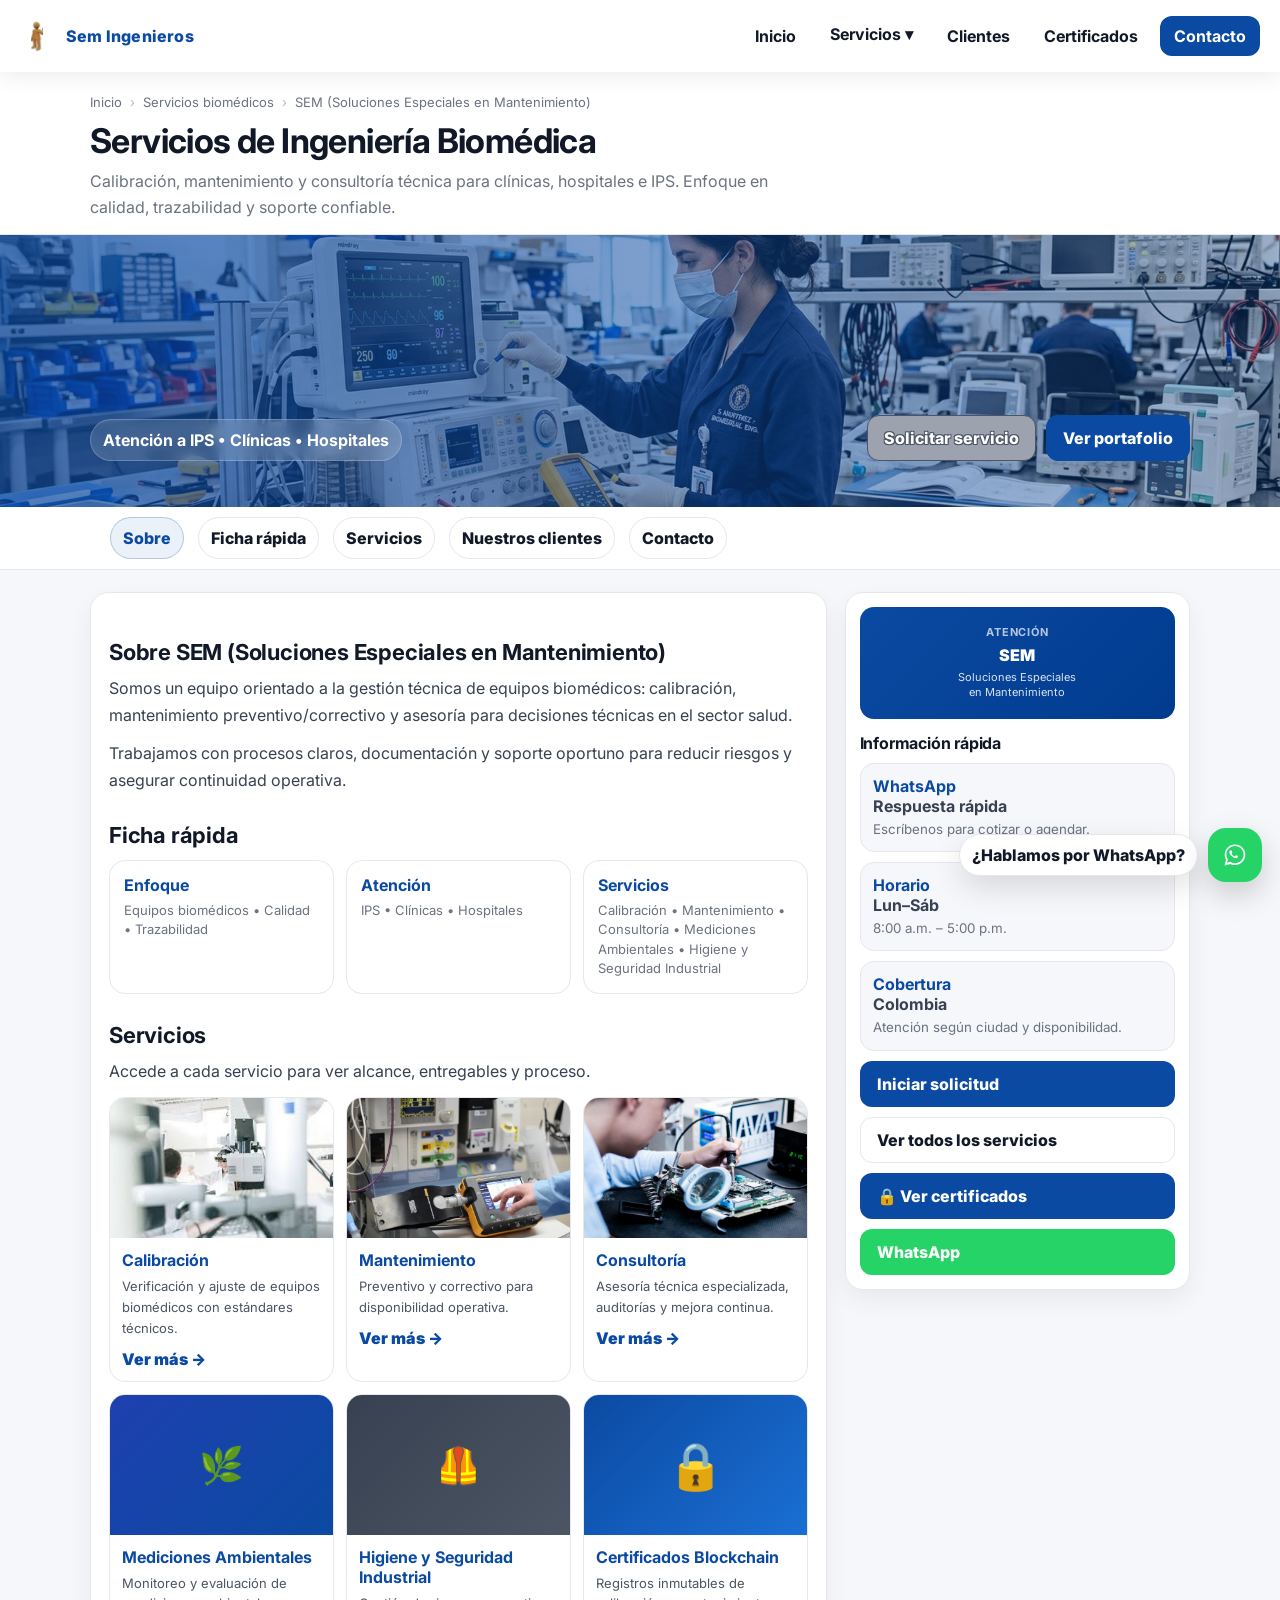
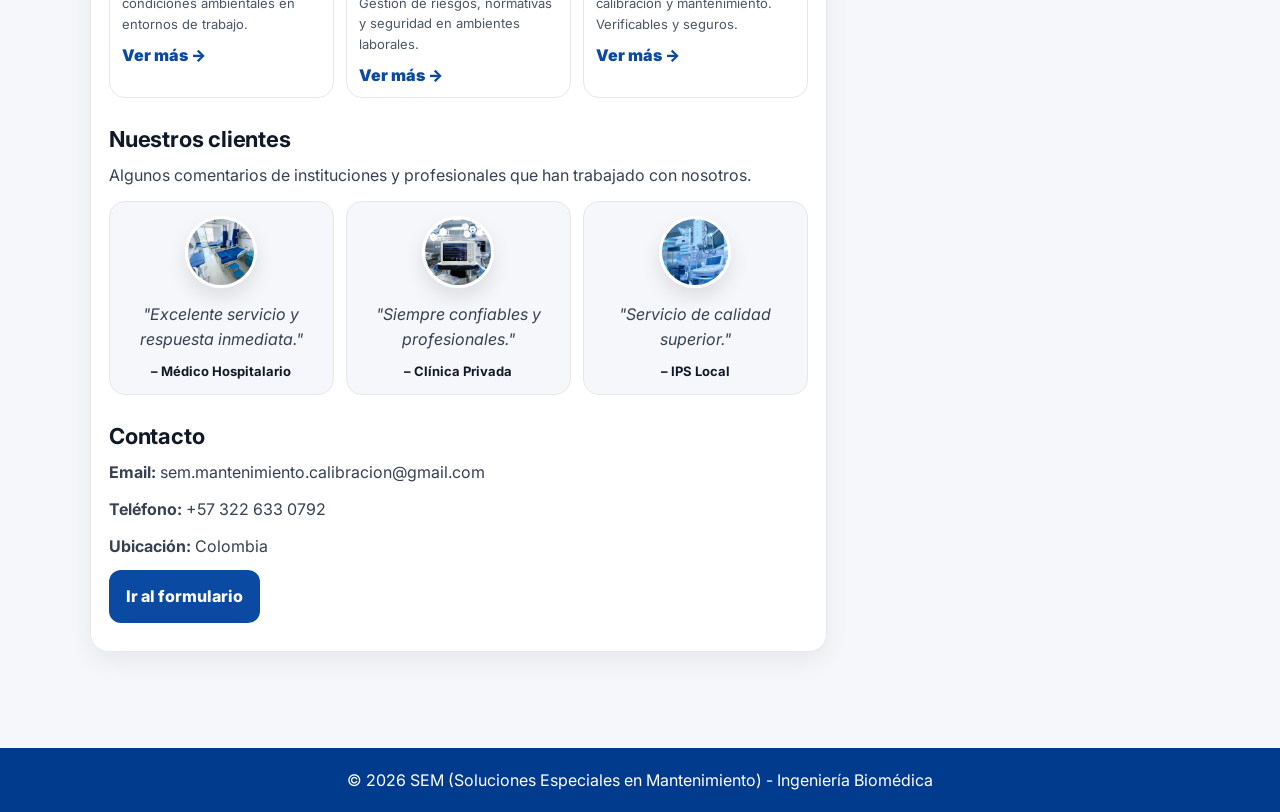
<file: index.html>
<!DOCTYPE html>
<html lang="es">
<head>
  <meta charset="UTF-8" />
  <meta name="viewport" content="width=device-width, initial-scale=1.0"/>
  <title>Sem Ingenieros | Ingeniería Biomédica</title>
  <link rel="stylesheet" href="estilos.css">
  <link href="https://fonts.googleapis.com/css2?family=Inter:wght@300;400;600;700;800&display=swap" rel="stylesheet">

</head>

<body>
  <!-- NAV -->
  <nav class="nav">
    <a class="brand" href="index.html">
      <img src="Imagenes/logo-mascota.png" alt="Mascota SEM Ingenieros" class="brand-badge">
      Sem Ingenieros
    </a>

    <button class="hamburger" aria-label="Abrir menú" onclick="toggleMenu()">
      <span></span><span></span><span></span>
    </button>

    <ul class="menu" id="menu">
      <li><a href="index.html">Inicio</a></li>

      <li class="dropdown">
        <a href="servicios.html" id="serviciosLink">Servicios ▾</a>
        <ul class="submenu" id="submenuServicios">
          <li><a href="calibracion.html">Calibración</a></li>
          <li><a href="mantenimiento.html">Mantenimiento</a></li>
          <li><a href="consultoria.html">Consultoría</a></li>
          <li><a href="mediciones.html">Mediciones Ambientales</a></li>
          <li><a href="higiene.html">Higiene y Seg. Industrial</a></li>
        </ul>
      </li>

      <li><a href="clientes.html">Clientes</a></li>
      <li><a href="certificados.html">Certificados</a></li>
      <li><a href="contacto.html" class="cta">Contacto</a></li>
    </ul>
  </nav>

  <div class="spacer"></div>

  <!-- CABECERA -->
  <section class="page-header">
    <div class="wrap">
      <div class="breadcrumbs">
        <a href="index.html">Inicio</a>
        <span class="crumb-sep">›</span>
        <span>Servicios biomédicos</span>
        <span class="crumb-sep">›</span>
        <span>SEM (Soluciones Especiales en Mantenimiento)</span>
      </div>
      <div class="page-title">
        <div>
          <h1>Servicios de Ingeniería Biomédica</h1>
          <p>Calibración, mantenimiento y consultoría técnica para clínicas, hospitales e IPS. Enfoque en calidad, trazabilidad y soporte confiable.</p>
        </div>
      </div>
    </div>
  </section>

  <!-- HERO -->
  <header class="hero">
    <div class="wrap">
      <div class="hero-badge">Atención a IPS • Clínicas • Hospitales</div>
      <div class="hero-cta">
        <a class="btn btn-primary" href="contacto.html">Solicitar servicio</a>
        <a class="btn btn-ghost" href="Documentos/portafolio-sem-ingenieros.pdf" target="_blank" rel="noopener">Ver portafolio</a>
      </div>
    </div>
  </header>

  <!-- TABS internas -->
  <div class="tabs">
    <div class="wrap">
      <a class="tab active" href="#sobre">Sobre</a>
      <a class="tab" href="#resumen">Ficha rápida</a>
      <a class="tab" href="#serviciosIndex">Servicios</a>
      <a class="tab" href="#clientesIndex">Nuestros clientes</a>
      <a class="tab" href="#contactoIndex">Contacto</a>
    </div>
  </div>

  <main>
    <div class="wrap layout">

      <!-- CONTENIDO -->
      <section class="card content-card">

        <!-- SOBRE -->
        <div id="sobre" class="section-block">
          <h2>Sobre SEM (Soluciones Especiales en Mantenimiento)</h2>
          <p>Somos un equipo orientado a la gestión técnica de equipos biomédicos: calibración, mantenimiento preventivo/correctivo y asesoría para decisiones técnicas en el sector salud.</p>
          <p>Trabajamos con procesos claros, documentación y soporte oportuno para reducir riesgos y asegurar continuidad operativa.</p>
        </div>

        <!-- FICHA RÁPIDA -->
        <div id="resumen" class="section-block">
          <h2>Ficha rápida</h2>
          <div class="mini-grid">
            <div class="mini">
              <b>Enfoque</b>
              <div>Equipos biomédicos • Calidad • Trazabilidad</div>
            </div>
            <div class="mini">
              <b>Atención</b>
              <div>IPS • Clínicas • Hospitales</div>
            </div>
            <div class="mini">
              <b>Servicios</b>
              <div>Calibración • Mantenimiento • Consultoría • Mediciones Ambientales • Higiene y Seguridad Industrial</div>
            </div>
          </div>
        </div>

        <!-- SERVICIOS -->
        <div id="serviciosIndex" class="section-block">
          <h2>Servicios</h2>
          <p>Accede a cada servicio para ver alcance, entregables y proceso.</p>
          <div class="services" style="grid-template-columns:repeat(auto-fill,minmax(180px,1fr));">
            <article class="svc">
              <img src="Imagenes/servicio1.jpg" alt="Calibración">
              <div class="pad">
                <h3>Calibración</h3>
                <p>Verificación y ajuste de equipos biomédicos con estándares técnicos.</p>
                <a href="calibracion.html">Ver más →</a>
              </div>
            </article>
            <article class="svc">
              <img src="Imagenes/servicio2.jpg" alt="Mantenimiento">
              <div class="pad">
                <h3>Mantenimiento</h3>
                <p>Preventivo y correctivo para disponibilidad operativa.</p>
                <a href="mantenimiento.html">Ver más →</a>
              </div>
            </article>
            <article class="svc">
              <img src="Imagenes/servicio3.jpg" alt="Consultoría">
              <div class="pad">
                <h3>Consultoría</h3>
                <p>Asesoría técnica especializada, auditorías y mejora continua.</p>
                <a href="consultoria.html">Ver más →</a>
              </div>
            </article>
            <article class="svc">
              <div style="height:140px;background:linear-gradient(135deg,#1e40af,#0B4AA2);display:flex;align-items:center;justify-content:center;">
                <span style="font-size:36px;">🌿</span>
              </div>
              <div class="pad">
                <h3>Mediciones Ambientales</h3>
                <p>Monitoreo y evaluación de condiciones ambientales en entornos de trabajo.</p>
                <a href="servicios.html">Ver más →</a>
              </div>
            </article>
            <article class="svc">
              <div style="height:140px;background:linear-gradient(135deg,#374151,#4b5563);display:flex;align-items:center;justify-content:center;">
                <span style="font-size:36px;">🦺</span>
              </div>
              <div class="pad">
                <h3>Higiene y Seguridad Industrial</h3>
                <p>Gestión de riesgos, normativas y seguridad en ambientes laborales.</p>
                <a href="servicios.html">Ver más →</a>
              </div>
            </article>
            <article class="svc">
              <div style="height:140px;background:linear-gradient(135deg,#0B4AA2,#1a6fd4);display:flex;align-items:center;justify-content:center;">
                <span style="font-size:46px;">🔒</span>
              </div>
              <div class="pad">
                <h3>Certificados Blockchain</h3>
                <p>Registros inmutables de calibración y mantenimiento. Verificables y seguros.</p>
                <a href="certificados.html">Ver más →</a>
              </div>
            </article>
          </div>
        </div>

        <!-- CLIENTES -->
        <div id="clientesIndex" class="section-block">
          <h2>Nuestros clientes</h2>
          <p>Algunos comentarios de instituciones y profesionales que han trabajado con nosotros.</p>
          <div class="testimonios">
            <div class="testimonio">
              <img src="Imagenes/cliente1.jpg" alt="Cliente 1">
              <p>"Excelente servicio y respuesta inmediata."</p>
              <strong>– Médico Hospitalario</strong>
            </div>
            <div class="testimonio">
              <img src="Imagenes/cliente2.jpg" alt="Cliente 2">
              <p>"Siempre confiables y profesionales."</p>
              <strong>– Clínica Privada</strong>
            </div>
            <div class="testimonio">
              <img src="Imagenes/cliente3.jpg" alt="Cliente 3">
              <p>"Servicio de calidad superior."</p>
              <strong>– IPS Local</strong>
            </div>
          </div>
        </div>


        <!-- CONTACTO -->
        <div id="contactoIndex" class="section-block">
          <h2>Contacto</h2>
          <p><b>Email:</b> sem.mantenimiento.calibracion@gmail.com</p>
          <p><b>Teléfono:</b> +57 322 633 0792</p>
          <p><b>Ubicación:</b> Colombia</p>
          <p><a class="btn btn-blue" href="contacto.html">Ir al formulario</a></p>
        </div>

      </section>

      <!-- SIDEBAR -->
      <aside class="card sidebar">
        <div style="background:linear-gradient(135deg,var(--azul),var(--azul2));border-radius:14px;padding:18px;text-align:center;margin-bottom:14px;">
          <div style="font-size:11px;font-weight:700;color:rgba(255,255,255,.7);text-transform:uppercase;letter-spacing:.8px;margin-bottom:6px;">Atención</div>
          <div style="font-size:16px;font-weight:900;color:#fff;line-height:1.3;">SEM</div>
          <div style="font-size:11px;color:rgba(255,255,255,.85);margin-top:4px;line-height:1.4;">Soluciones Especiales<br>en Mantenimiento</div>
        </div>

        <h3 class="side-title">Información rápida</h3>

        <div class="side-item">
          <b>WhatsApp</b>
          <span>Respuesta rápida</span>
          <small>Escríbenos para cotizar o agendar.</small>
        </div>
        <div class="side-item">
          <b>Horario</b>
          <span>Lun–Sáb</span>
          <small>8:00 a.m. – 5:00 p.m.</small>
        </div>
        <div class="side-item">
          <b>Cobertura</b>
          <span>Colombia</span>
          <small>Atención según ciudad y disponibilidad.</small>
        </div>


        <div class="side-actions">
          <a class="btn btn-blue" href="contacto.html">Iniciar solicitud</a>
          <a class="btn" style="background:#fff;border:1px solid var(--borde);" href="servicios.html">Ver todos los servicios</a>
          <a class="btn" style="background:var(--azul);color:#fff;" href="certificados.html">🔒 Ver certificados</a>
          <a class="btn" style="background:#25D366;color:#fff;" href="https://wa.me/573226330792" target="_blank" rel="noopener">WhatsApp</a>
        </div>
      </aside>

    </div>
  </main>

  <footer>
    © 2026 SEM (Soluciones Especiales en Mantenimiento) - Ingeniería Biomédica
  </footer>

  <!-- WhatsApp flotante -->
  <a class="wa-float" href="https://wa.me/573226330792" target="_blank" rel="noopener" aria-label="Chatear por WhatsApp">
    <span class="wa-pill">¿Hablamos por WhatsApp?</span>
    <span class="wa-btn">
      <svg viewBox="0 0 32 32" aria-hidden="true">
        <path d="M19.11 17.2c-.26-.13-1.56-.77-1.8-.86-.24-.09-.41-.13-.58.13-.17.26-.66.86-.81 1.03-.15.17-.3.2-.56.07-.26-.13-1.08-.4-2.06-1.27-.76-.68-1.27-1.52-1.42-1.78-.15-.26-.02-.4.11-.53.12-.12.26-.3.39-.45.13-.15.17-.26.26-.43.09-.17.04-.32-.02-.45-.06-.13-.58-1.4-.8-1.92-.21-.5-.43-.43-.58-.44-.15-.01-.32-.01-.49-.01-.17 0-.45.06-.69.32-.24.26-.9.88-.9 2.15 0 1.27.92 2.5 1.05 2.67.13.17 1.8 2.75 4.37 3.85.61.26 1.08.42 1.45.54.61.19 1.17.16 1.61.1.49-.07 1.56-.64 1.78-1.26.22-.62.22-1.15.15-1.26-.06-.11-.24-.17-.5-.3zM16.02 3.2c-6.97 0-12.64 5.66-12.64 12.63 0 2.23.59 4.33 1.62 6.15L3.1 28.8l7.03-1.85c1.74.95 3.74 1.5 5.9 1.5 6.97 0 12.64-5.66 12.64-12.62S22.99 3.2 16.02 3.2zm0 22.97c-1.97 0-3.8-.55-5.37-1.5l-.39-.23-4.17 1.1 1.11-4.06-.25-.42a10.52 10.52 0 0 1-1.57-5.63c0-5.82 4.74-10.56 10.64-10.56S26.66 9.6 26.66 15.43c0 5.82-4.74 10.74-10.64 10.74z"/>
      </svg>
    </span>
  </a>

  <script src="app.js"></script>

</body>
</html>
</file>
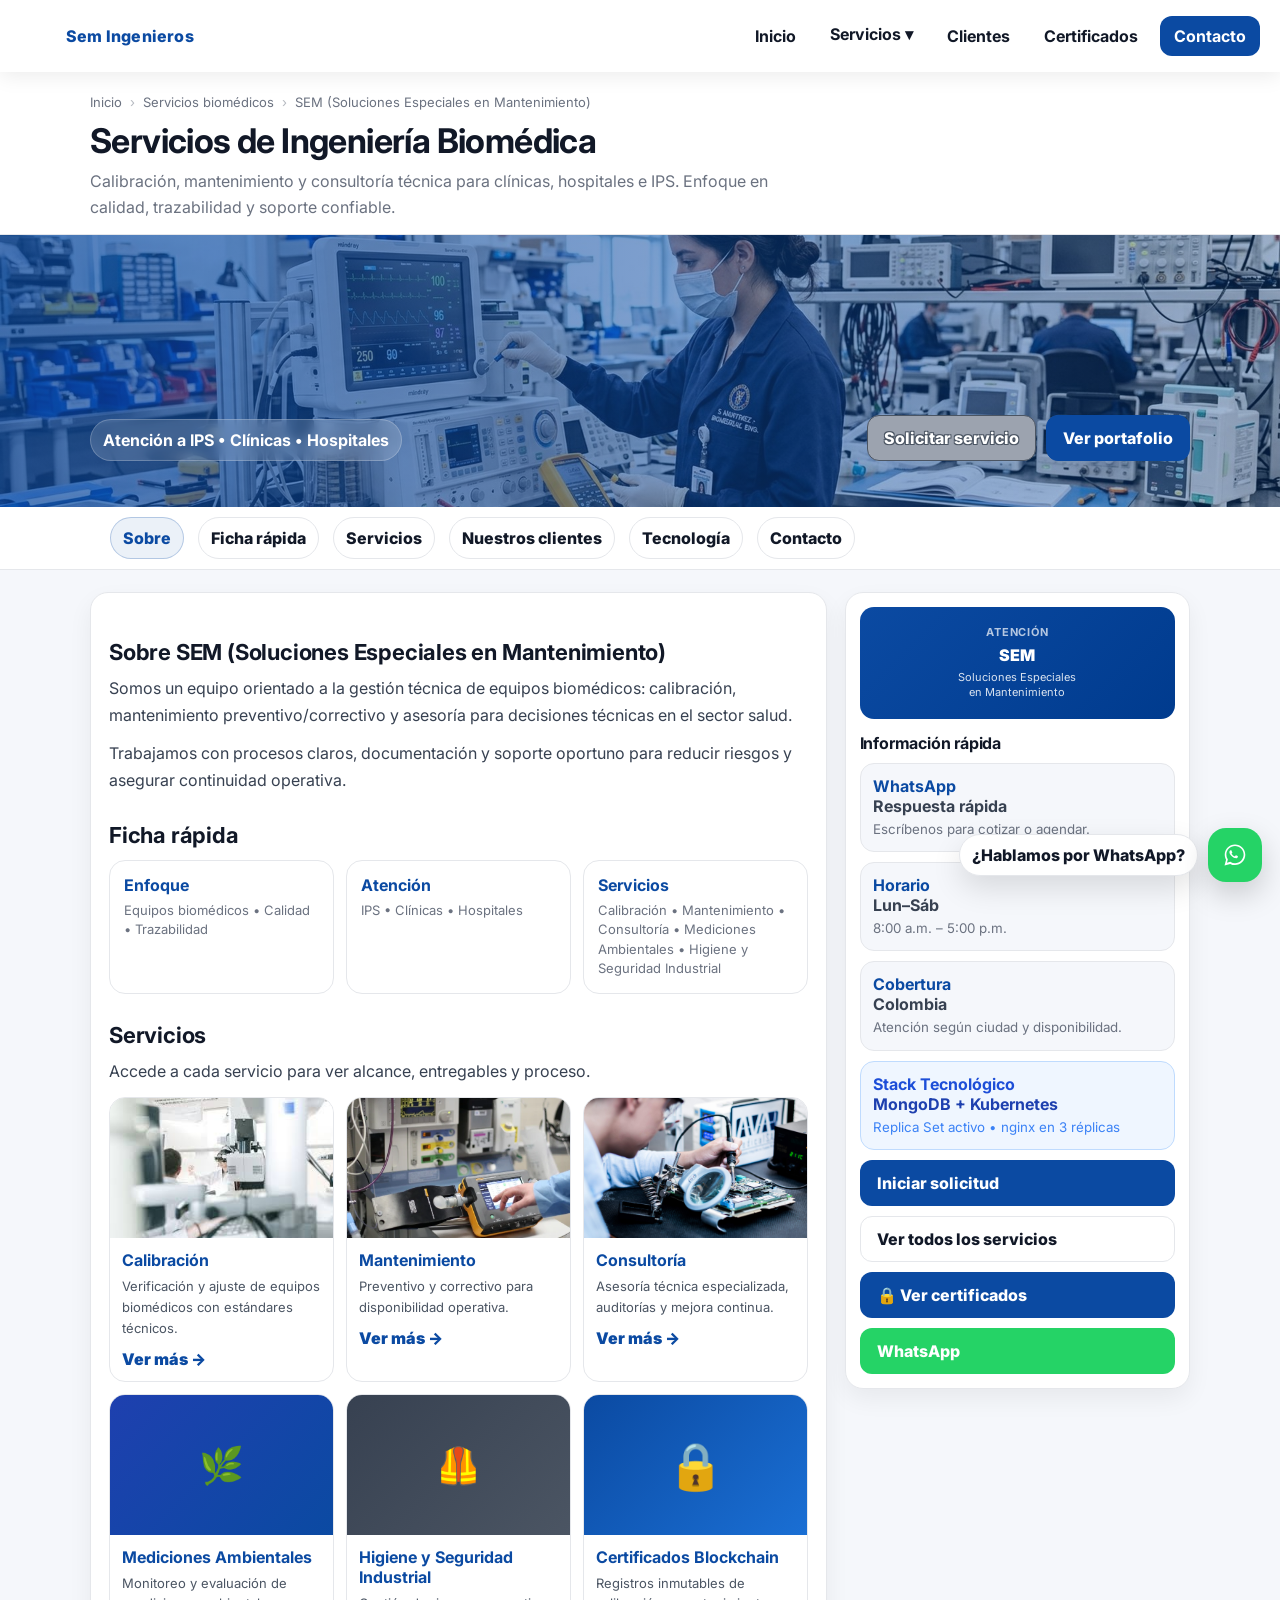
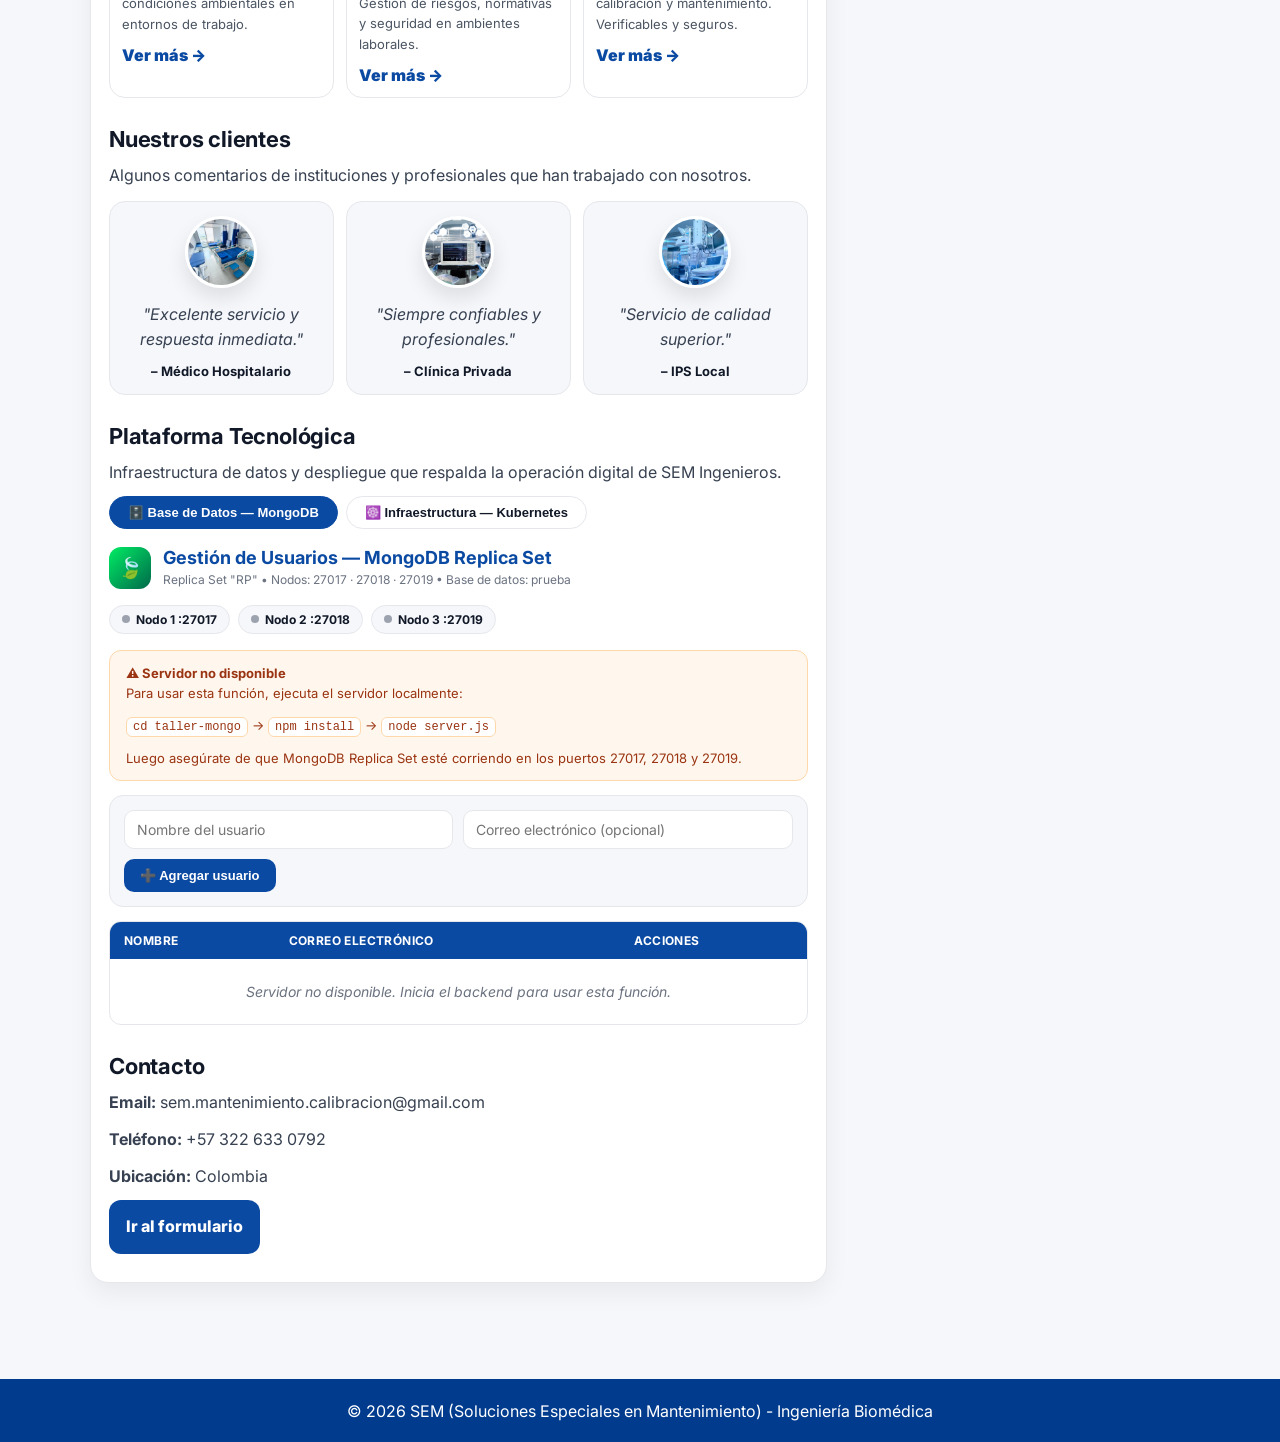
<file: Index.html>
<!DOCTYPE html>
<html lang="es">
<head>
  <meta charset="UTF-8" />
  <meta name="viewport" content="width=device-width, initial-scale=1.0"/>
  <title>Sem Ingenieros | Ingeniería Biomédica</title>
  <link rel="stylesheet" href="estilos.css">
  <link href="https://fonts.googleapis.com/css2?family=Inter:wght@300;400;600;700;800&display=swap" rel="stylesheet">

  <style>
    /* ===== SECCIÓN TECNOLOGÍA ===== */
    .tech-tabs {
      display: flex;
      gap: 8px;
      margin-bottom: 18px;
      flex-wrap: wrap;
    }
    .tech-tab {
      padding: 8px 18px;
      border-radius: 999px;
      border: 1.5px solid var(--borde);
      background: #fff;
      font-weight: 700;
      font-size: 13px;
      cursor: pointer;
      transition: .2s;
      color: var(--texto);
    }
    .tech-tab:hover { background: var(--gris); }
    .tech-tab.active {
      background: var(--azul);
      color: #fff;
      border-color: var(--azul);
    }

    .tech-panel { display: none; }
    .tech-panel.active { display: block; }

    /* ===== CRUD MONGO ===== */
    .mongo-header {
      display: flex;
      align-items: center;
      gap: 12px;
      margin-bottom: 16px;
    }
    .mongo-badge {
      width: 42px; height: 42px;
      border-radius: 12px;
      background: linear-gradient(135deg, #00ed64, #00684a);
      display: flex; align-items: center; justify-content: center;
      font-size: 20px;
    }
    .mongo-title h3 { margin: 0; font-size: 18px; color: var(--azul); }
    .mongo-title small { color: var(--muted); font-size: 12px; }

    .replica-status {
      display: flex;
      gap: 8px;
      margin-bottom: 16px;
      flex-wrap: wrap;
    }
    .replica-node {
      display: flex;
      align-items: center;
      gap: 6px;
      padding: 6px 12px;
      border-radius: 999px;
      border: 1px solid var(--borde);
      background: var(--fondo);
      font-size: 12px;
      font-weight: 700;
    }
    .replica-node .dot {
      width: 8px; height: 8px;
      border-radius: 50%;
      background: #9ca3af;
    }
    .replica-node.primary .dot { background: #00ed64; }
    .replica-node.secondary .dot { background: #f59e0b; }
    .replica-node.connecting .dot {
      background: #9ca3af;
      animation: pulse-dot 1s infinite;
    }
    @keyframes pulse-dot {
      0%, 100% { opacity: 1; }
      50% { opacity: 0.3; }
    }

    .crud-form {
      background: var(--fondo);
      border: 1px solid var(--borde);
      border-radius: 14px;
      padding: 14px;
      margin-bottom: 14px;
      display: grid;
      gap: 10px;
    }
    .crud-form-row { display: grid; grid-template-columns: 1fr 1fr; gap: 10px; }
    .crud-input {
      width: 100%;
      padding: 10px 12px;
      border-radius: 10px;
      border: 1.5px solid var(--borde);
      background: #fff;
      font: inherit;
      font-size: 14px;
      transition: border-color .2s;
    }
    .crud-input:focus {
      outline: none;
      border-color: var(--azul);
    }
    .crud-actions { display: flex; gap: 8px; flex-wrap: wrap; align-items: center; }
    .crud-btn {
      padding: 9px 16px;
      border: none;
      border-radius: 10px;
      font-weight: 700;
      font-size: 13px;
      cursor: pointer;
      transition: .2s;
    }
    .crud-btn:hover { filter: brightness(.93); transform: translateY(-1px); }
    .crud-btn-add { background: var(--azul); color: #fff; }
    .crud-btn-save { background: #059669; color: #fff; display: none; }
    .crud-btn-cancel { background: var(--gris); color: var(--texto); display: none; }

    .crud-status {
      font-size: 12px;
      font-weight: 700;
      padding: 4px 10px;
      border-radius: 999px;
      display: inline-block;
      opacity: 0;
      transition: opacity .3s;
    }
    .crud-status.show { opacity: 1; }
    .crud-status.ok { background: #d1fae5; color: #065f46; }
    .crud-status.err { background: #fee2e2; color: #991b1b; }
    .crud-status.loading { background: #dbeafe; color: #1e40af; }

    .crud-table-wrap {
      border-radius: 12px;
      border: 1px solid var(--borde);
      overflow: hidden;
    }
    .crud-table {
      width: 100%;
      border-collapse: collapse;
      font-size: 14px;
    }
    .crud-table th {
      background: var(--azul);
      color: #fff;
      padding: 11px 14px;
      text-align: left;
      font-weight: 700;
      font-size: 12px;
      text-transform: uppercase;
      letter-spacing: .4px;
    }
    .crud-table td {
      padding: 11px 14px;
      border-bottom: 1px solid var(--borde);
      color: var(--texto);
    }
    .crud-table tr:last-child td { border-bottom: none; }
    .crud-table tr:hover td { background: var(--fondo); }
    .crud-table .empty-row td {
      text-align: center;
      color: var(--muted);
      font-style: italic;
      padding: 24px;
    }
    .td-actions { display: flex; gap: 6px; }
    .td-btn {
      padding: 5px 10px;
      border: none;
      border-radius: 8px;
      font-weight: 700;
      font-size: 12px;
      cursor: pointer;
      transition: .2s;
    }
    .td-btn:hover { filter: brightness(.9); }
    .td-btn-edit { background: #fef3c7; color: #92400e; }
    .td-btn-del { background: #fee2e2; color: #991b1b; }

    .crud-offline {
      background: #fff7ed;
      border: 1.5px solid #fed7aa;
      border-radius: 12px;
      padding: 14px 16px;
      margin-bottom: 14px;
      font-size: 13px;
      color: #9a3412;
      display: none;
    }
    .crud-offline.show { display: block; }
    .crud-offline strong { display: block; margin-bottom: 4px; }
    .crud-offline code {
      background: #fff;
      border: 1px solid #fed7aa;
      border-radius: 6px;
      padding: 2px 6px;
      font-size: 12px;
    }

    /* ===== KUBERNETES ===== */
    .k8s-header {
      display: flex;
      align-items: center;
      gap: 12px;
      margin-bottom: 16px;
    }
    .k8s-badge {
      width: 42px; height: 42px;
      border-radius: 12px;
      background: linear-gradient(135deg, #326ce5, #1a4fbc);
      display: flex; align-items: center; justify-content: center;
      font-size: 20px;
    }
    .k8s-title h3 { margin: 0; font-size: 18px; color: var(--azul); }
    .k8s-title small { color: var(--muted); font-size: 12px; }

    .k8s-arch {
      background: linear-gradient(135deg, #eff6ff, #dbeafe);
      border: 1.5px solid #bfdbfe;
      border-radius: 14px;
      padding: 18px;
      margin-bottom: 16px;
    }
    .k8s-arch-title {
      font-size: 11px;
      font-weight: 800;
      text-transform: uppercase;
      letter-spacing: .8px;
      color: #1e40af;
      margin-bottom: 14px;
    }
    .k8s-flow {
      display: flex;
      align-items: center;
      gap: 8px;
      flex-wrap: wrap;
      justify-content: center;
    }
    .k8s-node {
      background: #fff;
      border: 1.5px solid #bfdbfe;
      border-radius: 12px;
      padding: 10px 14px;
      text-align: center;
      min-width: 90px;
    }
    .k8s-node .icon { font-size: 22px; display: block; margin-bottom: 4px; }
    .k8s-node .label { font-size: 11px; font-weight: 700; color: #1e40af; }
    .k8s-node .sublabel { font-size: 10px; color: var(--muted); margin-top: 2px; }
    .k8s-arrow {
      font-size: 18px;
      color: #93c5fd;
      font-weight: 900;
    }
    .k8s-replicas {
      display: flex;
      flex-direction: column;
      gap: 4px;
    }
    .k8s-pod {
      background: #fff;
      border: 1.5px solid #bfdbfe;
      border-radius: 10px;
      padding: 6px 12px;
      font-size: 11px;
      font-weight: 700;
      color: #1e40af;
      display: flex;
      align-items: center;
      gap: 6px;
    }
    .k8s-pod-dot {
      width: 7px; height: 7px;
      border-radius: 50%;
      background: #22c55e;
    }

    .k8s-manifests {
      display: grid;
      grid-template-columns: repeat(3, 1fr);
      gap: 12px;
      margin-bottom: 14px;
    }
    .k8s-manifest {
      border-radius: 12px;
      overflow: hidden;
      border: 1.5px solid var(--borde);
    }
    .k8s-manifest-head {
      padding: 10px 14px;
      display: flex;
      align-items: center;
      gap: 8px;
    }
    .k8s-manifest-head.deploy { background: linear-gradient(135deg, #326ce5, #1a4fbc); }
    .k8s-manifest-head.pod    { background: linear-gradient(135deg, #059669, #047857); }
    .k8s-manifest-head.svc    { background: linear-gradient(135deg, #d97706, #b45309); }
    .k8s-manifest-head .icon { font-size: 18px; }
    .k8s-manifest-head .name { font-size: 13px; font-weight: 800; color: #fff; }
    .k8s-manifest-head .kind { font-size: 10px; color: rgba(255,255,255,.75); }
    .k8s-manifest-body {
      padding: 12px;
      background: #1e293b;
    }
    .k8s-manifest-body pre {
      margin: 0;
      font-size: 11px;
      line-height: 1.6;
      color: #94a3b8;
      white-space: pre-wrap;
      word-break: break-word;
    }
    .k8s-manifest-body pre .key   { color: #7dd3fc; }
    .k8s-manifest-body pre .val   { color: #86efac; }
    .k8s-manifest-body pre .num   { color: #fca5a5; }
    .k8s-manifest-body pre .com   { color: #64748b; font-style: italic; }

    .k8s-details {
      display: grid;
      grid-template-columns: 1fr 1fr;
      gap: 10px;
    }
    .k8s-detail-card {
      background: var(--fondo);
      border: 1px solid var(--borde);
      border-radius: 12px;
      padding: 12px 14px;
    }
    .k8s-detail-card b { color: var(--azul); display: block; font-size: 13px; margin-bottom: 6px; }
    .k8s-detail-card ul {
      margin: 0; padding-left: 16px;
      color: #374151;
      font-size: 13px;
      line-height: 1.7;
    }

    @media (max-width: 700px) {
      .crud-form-row { grid-template-columns: 1fr; }
      .k8s-manifests { grid-template-columns: 1fr; }
      .k8s-details { grid-template-columns: 1fr; }
      .k8s-flow { flex-direction: column; }
    }
  </style>
</head>

<body>
  <!-- NAV -->
  <nav class="nav">
    <a class="brand" href="index.html">
      <span class="brand-badge"></span>
      Sem Ingenieros
    </a>

    <button class="hamburger" aria-label="Abrir menú" onclick="toggleMenu()">
      <span></span><span></span><span></span>
    </button>

    <ul class="menu" id="menu">
      <li><a href="index.html">Inicio</a></li>

      <li class="dropdown">
        <a href="servicios.html" id="serviciosLink">Servicios ▾</a>
        <ul class="submenu" id="submenuServicios">
          <li><a href="calibracion.html">Calibración</a></li>
          <li><a href="mantenimiento.html">Mantenimiento</a></li>
          <li><a href="consultoria.html">Consultoría</a></li>
          <li><a href="mediciones.html">Mediciones Ambientales</a></li>
          <li><a href="higiene.html">Higiene y Seg. Industrial</a></li>
        </ul>
      </li>

      <li><a href="clientes.html">Clientes</a></li>
      <li><a href="certificados.html">Certificados</a></li>
      <li><a href="contacto.html" class="cta">Contacto</a></li>
    </ul>
  </nav>

  <div class="spacer"></div>

  <!-- CABECERA -->
  <section class="page-header">
    <div class="wrap">
      <div class="breadcrumbs">
        <a href="index.html">Inicio</a>
        <span class="crumb-sep">›</span>
        <span>Servicios biomédicos</span>
        <span class="crumb-sep">›</span>
        <span>SEM (Soluciones Especiales en Mantenimiento)</span>
      </div>
      <div class="page-title">
        <div>
          <h1>Servicios de Ingeniería Biomédica</h1>
          <p>Calibración, mantenimiento y consultoría técnica para clínicas, hospitales e IPS. Enfoque en calidad, trazabilidad y soporte confiable.</p>
        </div>
      </div>
    </div>
  </section>

  <!-- HERO -->
  <header class="hero">
    <div class="wrap">
      <div class="hero-badge">Atención a IPS • Clínicas • Hospitales</div>
      <div class="hero-cta">
        <a class="btn btn-primary" href="contacto.html">Solicitar servicio</a>
        <a class="btn btn-ghost" href="servicios.html">Ver portafolio</a>
      </div>
    </div>
  </header>

  <!-- TABS internas -->
  <div class="tabs">
    <div class="wrap">
      <a class="tab active" href="#sobre">Sobre</a>
      <a class="tab" href="#resumen">Ficha rápida</a>
      <a class="tab" href="#serviciosIndex">Servicios</a>
      <a class="tab" href="#clientesIndex">Nuestros clientes</a>
      <a class="tab" href="#tecnologia">Tecnología</a>
      <a class="tab" href="#contactoIndex">Contacto</a>
    </div>
  </div>

  <main>
    <div class="wrap layout">

      <!-- CONTENIDO -->
      <section class="card content-card">

        <!-- SOBRE -->
        <div id="sobre" class="section-block">
          <h2>Sobre SEM (Soluciones Especiales en Mantenimiento)</h2>
          <p>Somos un equipo orientado a la gestión técnica de equipos biomédicos: calibración, mantenimiento preventivo/correctivo y asesoría para decisiones técnicas en el sector salud.</p>
          <p>Trabajamos con procesos claros, documentación y soporte oportuno para reducir riesgos y asegurar continuidad operativa.</p>
        </div>

        <!-- FICHA RÁPIDA -->
        <div id="resumen" class="section-block">
          <h2>Ficha rápida</h2>
          <div class="mini-grid">
            <div class="mini">
              <b>Enfoque</b>
              <div>Equipos biomédicos • Calidad • Trazabilidad</div>
            </div>
            <div class="mini">
              <b>Atención</b>
              <div>IPS • Clínicas • Hospitales</div>
            </div>
            <div class="mini">
              <b>Servicios</b>
              <div>Calibración • Mantenimiento • Consultoría • Mediciones Ambientales • Higiene y Seguridad Industrial</div>
            </div>
          </div>
        </div>

        <!-- SERVICIOS -->
        <div id="serviciosIndex" class="section-block">
          <h2>Servicios</h2>
          <p>Accede a cada servicio para ver alcance, entregables y proceso.</p>
          <div class="services" style="grid-template-columns:repeat(auto-fill,minmax(180px,1fr));">
            <article class="svc">
              <img src="Imagenes/servicio1.jpg" alt="Calibración">
              <div class="pad">
                <h3>Calibración</h3>
                <p>Verificación y ajuste de equipos biomédicos con estándares técnicos.</p>
                <a href="calibracion.html">Ver más →</a>
              </div>
            </article>
            <article class="svc">
              <img src="Imagenes/servicio2.jpg" alt="Mantenimiento">
              <div class="pad">
                <h3>Mantenimiento</h3>
                <p>Preventivo y correctivo para disponibilidad operativa.</p>
                <a href="mantenimiento.html">Ver más →</a>
              </div>
            </article>
            <article class="svc">
              <img src="Imagenes/servicio3.jpg" alt="Consultoría">
              <div class="pad">
                <h3>Consultoría</h3>
                <p>Asesoría técnica especializada, auditorías y mejora continua.</p>
                <a href="consultoria.html">Ver más →</a>
              </div>
            </article>
            <article class="svc">
              <div style="height:140px;background:linear-gradient(135deg,#1e40af,#0B4AA2);display:flex;align-items:center;justify-content:center;">
                <span style="font-size:36px;">🌿</span>
              </div>
              <div class="pad">
                <h3>Mediciones Ambientales</h3>
                <p>Monitoreo y evaluación de condiciones ambientales en entornos de trabajo.</p>
                <a href="servicios.html">Ver más →</a>
              </div>
            </article>
            <article class="svc">
              <div style="height:140px;background:linear-gradient(135deg,#374151,#4b5563);display:flex;align-items:center;justify-content:center;">
                <span style="font-size:36px;">🦺</span>
              </div>
              <div class="pad">
                <h3>Higiene y Seguridad Industrial</h3>
                <p>Gestión de riesgos, normativas y seguridad en ambientes laborales.</p>
                <a href="servicios.html">Ver más →</a>
              </div>
            </article>
            <article class="svc">
              <div style="height:140px;background:linear-gradient(135deg,#0B4AA2,#1a6fd4);display:flex;align-items:center;justify-content:center;">
                <span style="font-size:46px;">🔒</span>
              </div>
              <div class="pad">
                <h3>Certificados Blockchain</h3>
                <p>Registros inmutables de calibración y mantenimiento. Verificables y seguros.</p>
                <a href="certificados.html">Ver más →</a>
              </div>
            </article>
          </div>
        </div>

        <!-- CLIENTES -->
        <div id="clientesIndex" class="section-block">
          <h2>Nuestros clientes</h2>
          <p>Algunos comentarios de instituciones y profesionales que han trabajado con nosotros.</p>
          <div class="testimonios">
            <div class="testimonio">
              <img src="Imagenes/cliente1.jpg" alt="Cliente 1">
              <p>"Excelente servicio y respuesta inmediata."</p>
              <strong>– Médico Hospitalario</strong>
            </div>
            <div class="testimonio">
              <img src="Imagenes/cliente2.jpg" alt="Cliente 2">
              <p>"Siempre confiables y profesionales."</p>
              <strong>– Clínica Privada</strong>
            </div>
            <div class="testimonio">
              <img src="Imagenes/cliente3.jpg" alt="Cliente 3">
              <p>"Servicio de calidad superior."</p>
              <strong>– IPS Local</strong>
            </div>
          </div>
        </div>

        <!-- ===== SECCIÓN TECNOLOGÍA (INTEGRACIÓN TALLERES) ===== -->
        <div id="tecnologia" class="section-block">
          <h2>Plataforma Tecnológica</h2>
          <p>Infraestructura de datos y despliegue que respalda la operación digital de SEM Ingenieros.</p>

          <!-- Sub-tabs tecnología -->
          <div class="tech-tabs">
            <button class="tech-tab active" onclick="switchTech('mongo', this)">🗄️ Base de Datos — MongoDB</button>
            <button class="tech-tab" onclick="switchTech('k8s', this)">☸️ Infraestructura — Kubernetes</button>
          </div>

          <!-- PANEL MONGODB -->
          <div id="panel-mongo" class="tech-panel active">
            <div class="mongo-header">
              <div class="mongo-badge">🍃</div>
              <div class="mongo-title">
                <h3>Gestión de Usuarios — MongoDB Replica Set</h3>
                <small>Replica Set "RP" • Nodos: 27017 · 27018 · 27019 • Base de datos: prueba</small>
              </div>
            </div>

            <!-- Estado nodos -->
            <div class="replica-status" id="replicaStatus">
              <div class="replica-node connecting" id="node1">
                <span class="dot"></span> Nodo 1 :27017
              </div>
              <div class="replica-node connecting" id="node2">
                <span class="dot"></span> Nodo 2 :27018
              </div>
              <div class="replica-node connecting" id="node3">
                <span class="dot"></span> Nodo 3 :27019
              </div>
            </div>

            <!-- Aviso si servidor offline -->
            <div class="crud-offline" id="crudOffline">
              <strong>⚠️ Servidor no disponible</strong>
              Para usar esta función, ejecuta el servidor localmente:<br><br>
              <code>cd taller-mongo</code> → <code>npm install</code> → <code>node server.js</code><br><br>
              Luego asegúrate de que MongoDB Replica Set esté corriendo en los puertos 27017, 27018 y 27019.
            </div>

            <!-- Formulario CRUD -->
            <div class="crud-form">
              <div class="crud-form-row">
                <input type="text" id="crudNombre" class="crud-input" placeholder="Nombre del usuario" />
                <input type="text" id="crudEmail"  class="crud-input" placeholder="Correo electrónico (opcional)" />
              </div>
              <input type="hidden" id="crudEditId" />
              <div class="crud-actions">
                <button class="crud-btn crud-btn-add"    id="btnAgregar" onclick="crudAgregar()">➕ Agregar usuario</button>
                <button class="crud-btn crud-btn-save"   id="btnGuardar" onclick="crudGuardar()">💾 Guardar cambios</button>
                <button class="crud-btn crud-btn-cancel" id="btnCancelar" onclick="crudCancelar()">✕ Cancelar</button>
                <span class="crud-status" id="crudStatus"></span>
              </div>
            </div>

            <!-- Tabla -->
            <div class="crud-table-wrap">
              <table class="crud-table">
                <thead>
                  <tr>
                    <th>Nombre</th>
                    <th>Correo electrónico</th>
                    <th>Acciones</th>
                  </tr>
                </thead>
                <tbody id="crudTabla">
                  <tr class="empty-row">
                    <td colspan="3">Conectando con el servidor…</td>
                  </tr>
                </tbody>
              </table>
            </div>
          </div>

          <!-- PANEL KUBERNETES -->
          <div id="panel-k8s" class="tech-panel">
            <div class="k8s-header">
              <div class="k8s-badge">☸️</div>
              <div class="k8s-title">
                <h3>Despliegue en Kubernetes — nginx</h3>
                <small>Cluster local • 3 réplicas • NodePort 30007 • imagen nginx:latest</small>
              </div>
            </div>

            <!-- Diagrama de arquitectura -->
            <div class="k8s-arch">
              <div class="k8s-arch-title">Arquitectura del clúster</div>
              <div class="k8s-flow">
                <div class="k8s-node">
                  <span class="icon">🌐</span>
                  <div class="label">Usuario</div>
                  <div class="sublabel">Navegador</div>
                </div>
                <div class="k8s-arrow">→</div>
                <div class="k8s-node">
                  <span class="icon">🔀</span>
                  <div class="label">Service</div>
                  <div class="sublabel">NodePort :30007</div>
                </div>
                <div class="k8s-arrow">→</div>
                <div class="k8s-node">
                  <span class="icon">📦</span>
                  <div class="label">Deployment</div>
                  <div class="sublabel">nginx-deployment</div>
                </div>
                <div class="k8s-arrow">→</div>
                <div class="k8s-replicas">
                  <div class="k8s-pod"><span class="k8s-pod-dot"></span> Pod 1 — nginx</div>
                  <div class="k8s-pod"><span class="k8s-pod-dot"></span> Pod 2 — nginx</div>
                  <div class="k8s-pod"><span class="k8s-pod-dot"></span> Pod 3 — nginx</div>
                </div>
              </div>
            </div>

            <!-- Manifiestos -->
            <div class="k8s-manifests">

              <!-- Deployment -->
              <div class="k8s-manifest">
                <div class="k8s-manifest-head deploy">
                  <span class="icon">📦</span>
                  <div>
                    <div class="name">nginx-deployment</div>
                    <div class="kind">kind: Deployment</div>
                  </div>
                </div>
                <div class="k8s-manifest-body">
                  <pre><span class="key">apiVersion:</span> <span class="val">apps/v1</span>
<span class="key">kind:</span> <span class="val">Deployment</span>
<span class="key">metadata:</span>
  <span class="key">name:</span> <span class="val">nginx-deployment</span>
<span class="key">spec:</span>
  <span class="key">replicas:</span> <span class="num">3</span>
  <span class="key">selector:</span>
    <span class="key">matchLabels:</span>
      <span class="key">app:</span> <span class="val">nginx</span>
  <span class="key">template:</span>
    <span class="key">metadata:</span>
      <span class="key">labels:</span>
        <span class="key">app:</span> <span class="val">nginx</span>
    <span class="key">spec:</span>
      <span class="key">containers:</span>
        - <span class="key">name:</span> <span class="val">nginx</span>
          <span class="key">image:</span> <span class="val">nginx:latest</span>
          <span class="key">ports:</span>
            - <span class="key">containerPort:</span> <span class="num">80</span></pre>
                </div>
              </div>

              <!-- Pod -->
              <div class="k8s-manifest">
                <div class="k8s-manifest-head pod">
                  <span class="icon">🟢</span>
                  <div>
                    <div class="name">nginx-pod</div>
                    <div class="kind">kind: Pod</div>
                  </div>
                </div>
                <div class="k8s-manifest-body">
                  <pre><span class="key">apiVersion:</span> <span class="val">v1</span>
<span class="key">kind:</span> <span class="val">Pod</span>
<span class="key">metadata:</span>
  <span class="key">name:</span> <span class="val">nginx-pod</span>
  <span class="key">labels:</span>
    <span class="key">app:</span> <span class="val">web</span>
<span class="key">spec:</span>
  <span class="key">containers:</span>
    - <span class="key">name:</span> <span class="val">nginx-container</span>
      <span class="key">image:</span> <span class="val">nginx:latest</span>
      <span class="key">ports:</span>
        - <span class="key">containerPort:</span> <span class="num">80</span></pre>
                </div>
              </div>

              <!-- Service -->
              <div class="k8s-manifest">
                <div class="k8s-manifest-head svc">
                  <span class="icon">🔀</span>
                  <div>
                    <div class="name">nginx-service</div>
                    <div class="kind">kind: Service</div>
                  </div>
                </div>
                <div class="k8s-manifest-body">
                  <pre><span class="key">apiVersion:</span> <span class="val">v1</span>
<span class="key">kind:</span> <span class="val">Service</span>
<span class="key">metadata:</span>
  <span class="key">name:</span> <span class="val">nginx-service</span>
<span class="key">spec:</span>
  <span class="key">selector:</span>
    <span class="key">app:</span> <span class="val">nginx</span>
  <span class="key">ports:</span>
    - <span class="key">protocol:</span> <span class="val">TCP</span>
      <span class="key">port:</span> <span class="num">80</span>
      <span class="key">targetPort:</span> <span class="num">80</span>
      <span class="key">nodePort:</span> <span class="num">30007</span>
  <span class="key">type:</span> <span class="val">NodePort</span></pre>
                </div>
              </div>

            </div><!-- /k8s-manifests -->

            <!-- Detalle técnico -->
            <div class="k8s-details">
              <div class="k8s-detail-card">
                <b>📦 Deployment</b>
                <ul>
                  <li>3 réplicas de nginx corriendo simultáneamente</li>
                  <li>Auto-recuperación si un pod falla</li>
                  <li>Selector: <code style="font-size:12px;background:#e5e7eb;padding:1px 5px;border-radius:4px;">app: nginx</code></li>
                  <li>Puerto del contenedor: 80</li>
                </ul>
              </div>
              <div class="k8s-detail-card">
                <b>🔀 Service (NodePort)</b>
                <ul>
                  <li>Expone la app en el puerto externo <strong>30007</strong></li>
                  <li>Balancea carga entre los 3 pods automáticamente</li>
                  <li>Protocolo TCP, puerto interno 80</li>
                  <li>Acceso: <code style="font-size:12px;background:#e5e7eb;padding:1px 5px;border-radius:4px;">http://&lt;node-ip&gt;:30007</code></li>
                </ul>
              </div>
              <div class="k8s-detail-card">
                <b>🟢 Pod independiente</b>
                <ul>
                  <li>Pod aislado <code style="font-size:12px;background:#e5e7eb;padding:1px 5px;border-radius:4px;">nginx-pod</code> para pruebas</li>
                  <li>Label: <code style="font-size:12px;background:#e5e7eb;padding:1px 5px;border-radius:4px;">app: web</code></li>
                  <li>Imagen nginx:latest en puerto 80</li>
                  <li>Útil para debugging sin afectar el Deployment</li>
                </ul>
              </div>
              <div class="k8s-detail-card">
                <b>⚙️ Comandos para aplicar</b>
                <ul>
                  <li><code style="font-size:11px;background:#e5e7eb;padding:1px 5px;border-radius:4px;">kubectl apply -f deployment.yaml</code></li>
                  <li><code style="font-size:11px;background:#e5e7eb;padding:1px 5px;border-radius:4px;">kubectl apply -f pod.yaml</code></li>
                  <li><code style="font-size:11px;background:#e5e7eb;padding:1px 5px;border-radius:4px;">kubectl apply -f service.yaml</code></li>
                  <li><code style="font-size:11px;background:#e5e7eb;padding:1px 5px;border-radius:4px;">kubectl get pods</code> para verificar</li>
                </ul>
              </div>
            </div>

          </div><!-- /panel-k8s -->
        </div><!-- /tecnologia -->

        <!-- CONTACTO -->
        <div id="contactoIndex" class="section-block">
          <h2>Contacto</h2>
          <p><b>Email:</b> sem.mantenimiento.calibracion@gmail.com</p>
          <p><b>Teléfono:</b> +57 322 633 0792</p>
          <p><b>Ubicación:</b> Colombia</p>
          <p><a class="btn btn-blue" href="contacto.html">Ir al formulario</a></p>
        </div>

      </section>

      <!-- SIDEBAR -->
      <aside class="card sidebar">
        <div style="background:linear-gradient(135deg,var(--azul),var(--azul2));border-radius:14px;padding:18px;text-align:center;margin-bottom:14px;">
          <div style="font-size:11px;font-weight:700;color:rgba(255,255,255,.7);text-transform:uppercase;letter-spacing:.8px;margin-bottom:6px;">Atención</div>
          <div style="font-size:16px;font-weight:900;color:#fff;line-height:1.3;">SEM</div>
          <div style="font-size:11px;color:rgba(255,255,255,.85);margin-top:4px;line-height:1.4;">Soluciones Especiales<br>en Mantenimiento</div>
        </div>

        <h3 class="side-title">Información rápida</h3>

        <div class="side-item">
          <b>WhatsApp</b>
          <span>Respuesta rápida</span>
          <small>Escríbenos para cotizar o agendar.</small>
        </div>
        <div class="side-item">
          <b>Horario</b>
          <span>Lun–Sáb</span>
          <small>8:00 a.m. – 5:00 p.m.</small>
        </div>
        <div class="side-item">
          <b>Cobertura</b>
          <span>Colombia</span>
          <small>Atención según ciudad y disponibilidad.</small>
        </div>

        <!-- Info stack tecnológico -->
        <div class="side-item" style="border-color:#bfdbfe;background:#eff6ff;">
          <b style="color:#1d4ed8;">Stack Tecnológico</b>
          <span style="color:#1e40af;">MongoDB + Kubernetes</span>
          <small style="color:#3b82f6;">Replica Set activo • nginx en 3 réplicas</small>
        </div>

        <div class="side-actions">
          <a class="btn btn-blue" href="contacto.html">Iniciar solicitud</a>
          <a class="btn" style="background:#fff;border:1px solid var(--borde);" href="servicios.html">Ver todos los servicios</a>
          <a class="btn" style="background:var(--azul);color:#fff;" href="certificados.html">🔒 Ver certificados</a>
          <a class="btn" style="background:#25D366;color:#fff;" href="https://wa.me/573226330792" target="_blank" rel="noopener">WhatsApp</a>
        </div>
      </aside>

    </div>
  </main>

  <footer>
    © 2026 SEM (Soluciones Especiales en Mantenimiento) - Ingeniería Biomédica
  </footer>

  <!-- WhatsApp flotante -->
  <a class="wa-float" href="https://wa.me/573226330792" target="_blank" rel="noopener" aria-label="Chatear por WhatsApp">
    <span class="wa-pill">¿Hablamos por WhatsApp?</span>
    <span class="wa-btn">
      <svg viewBox="0 0 32 32" aria-hidden="true">
        <path d="M19.11 17.2c-.26-.13-1.56-.77-1.8-.86-.24-.09-.41-.13-.58.13-.17.26-.66.86-.81 1.03-.15.17-.3.2-.56.07-.26-.13-1.08-.4-2.06-1.27-.76-.68-1.27-1.52-1.42-1.78-.15-.26-.02-.4.11-.53.12-.12.26-.3.39-.45.13-.15.17-.26.26-.43.09-.17.04-.32-.02-.45-.06-.13-.58-1.4-.8-1.92-.21-.5-.43-.43-.58-.44-.15-.01-.32-.01-.49-.01-.17 0-.45.06-.69.32-.24.26-.9.88-.9 2.15 0 1.27.92 2.5 1.05 2.67.13.17 1.8 2.75 4.37 3.85.61.26 1.08.42 1.45.54.61.19 1.17.16 1.61.1.49-.07 1.56-.64 1.78-1.26.22-.62.22-1.15.15-1.26-.06-.11-.24-.17-.5-.3zM16.02 3.2c-6.97 0-12.64 5.66-12.64 12.63 0 2.23.59 4.33 1.62 6.15L3.1 28.8l7.03-1.85c1.74.95 3.74 1.5 5.9 1.5 6.97 0 12.64-5.66 12.64-12.62S22.99 3.2 16.02 3.2zm0 22.97c-1.97 0-3.8-.55-5.37-1.5l-.39-.23-4.17 1.1 1.11-4.06-.25-.42a10.52 10.52 0 0 1-1.57-5.63c0-5.82 4.74-10.56 10.64-10.56S26.66 9.6 26.66 15.43c0 5.82-4.74 10.74-10.64 10.74z"/>
      </svg>
    </span>
  </a>

  <script src="app.js"></script>

  <script>
    /* ===== TECH TABS ===== */
    function switchTech(panel, btn) {
      document.querySelectorAll('.tech-panel').forEach(p => p.classList.remove('active'));
      document.querySelectorAll('.tech-tab').forEach(b => b.classList.remove('active'));
      document.getElementById('panel-' + panel).classList.add('active');
      btn.classList.add('active');
    }

    /* ===== CRUD MONGODB ===== */
    const API = 'http://localhost:3000';
    let serverOnline = false;

    function setStatus(msg, tipo) {
      const s = document.getElementById('crudStatus');
      s.textContent = msg;
      s.className = 'crud-status show ' + (tipo || 'ok');
      if (tipo !== 'loading') setTimeout(() => s.classList.remove('show'), 3000);
    }

    function setNodeStatus(online) {
      serverOnline = online;
      const estados = ['node1','node2','node3'];
      estados.forEach((id, i) => {
        const el = document.getElementById(id);
        el.className = 'replica-node ' + (online ? (i === 0 ? 'primary' : 'secondary') : 'connecting');
        el.querySelector('.dot').style.background = online
          ? (i === 0 ? '#00ed64' : '#f59e0b')
          : '#9ca3af';
      });
      document.getElementById('crudOffline').classList.toggle('show', !online);
    }

    async function crudCargar() {
      try {
        const res = await fetch(`${API}/usuarios`, { signal: AbortSignal.timeout(3000) });
        const datos = await res.json();
        setNodeStatus(true);
        const tbody = document.getElementById('crudTabla');
        if (datos.length === 0) {
          tbody.innerHTML = '<tr class="empty-row"><td colspan="3">No hay usuarios registrados aún.</td></tr>';
          return;
        }
        tbody.innerHTML = datos.map(u => `
          <tr>
            <td>${escHtml(u.nombre)}</td>
            <td>${escHtml(u.email || '—')}</td>
            <td>
              <div class="td-actions">
                <button class="td-btn td-btn-edit" onclick="crudEditar('${u._id}','${escAttr(u.nombre)}','${escAttr(u.email||'')}')">✏️ Editar</button>
                <button class="td-btn td-btn-del"  onclick="crudEliminar('${u._id}')">🗑️ Eliminar</button>
              </div>
            </td>
          </tr>`).join('');
      } catch {
        setNodeStatus(false);
        document.getElementById('crudTabla').innerHTML =
          '<tr class="empty-row"><td colspan="3">Servidor no disponible. Inicia el backend para usar esta función.</td></tr>';
      }
    }

    async function crudAgregar() {
      const nombre = document.getElementById('crudNombre').value.trim();
      const email  = document.getElementById('crudEmail').value.trim();
      if (!nombre) { setStatus('Escribe un nombre', 'err'); return; }
      setStatus('Guardando…', 'loading');
      try {
        await fetch(`${API}/usuarios`, {
          method: 'POST',
          headers: { 'Content-Type': 'application/json' },
          body: JSON.stringify({ nombre, email }),
          signal: AbortSignal.timeout(4000)
        });
        limpiarForm();
        setStatus('Usuario agregado ✅', 'ok');
        crudCargar();
      } catch { setStatus('Error al guardar', 'err'); }
    }

    function crudEditar(id, nombre, email) {
      document.getElementById('crudEditId').value = id;
      document.getElementById('crudNombre').value = nombre;
      document.getElementById('crudEmail').value  = email;
      document.getElementById('btnAgregar').style.display  = 'none';
      document.getElementById('btnGuardar').style.display  = 'inline-block';
      document.getElementById('btnCancelar').style.display = 'inline-block';
      setStatus('Editando usuario…', 'loading');
    }

    async function crudGuardar() {
      const id     = document.getElementById('crudEditId').value;
      const nombre = document.getElementById('crudNombre').value.trim();
      const email  = document.getElementById('crudEmail').value.trim();
      if (!nombre) { setStatus('Escribe un nombre', 'err'); return; }
      setStatus('Guardando…', 'loading');
      try {
        await fetch(`${API}/usuarios/${id}`, {
          method: 'PUT',
          headers: { 'Content-Type': 'application/json' },
          body: JSON.stringify({ nombre, email }),
          signal: AbortSignal.timeout(4000)
        });
        limpiarForm();
        setStatus('Usuario actualizado ✅', 'ok');
        crudCargar();
      } catch { setStatus('Error al actualizar', 'err'); }
    }

    async function crudEliminar(id) {
      if (!confirm('¿Eliminar este usuario?')) return;
      try {
        await fetch(`${API}/usuarios/${id}`, { method: 'DELETE', signal: AbortSignal.timeout(4000) });
        setStatus('Usuario eliminado ✅', 'ok');
        crudCargar();
      } catch { setStatus('Error al eliminar', 'err'); }
    }

    function crudCancelar() { limpiarForm(); }

    function limpiarForm() {
      document.getElementById('crudNombre').value  = '';
      document.getElementById('crudEmail').value   = '';
      document.getElementById('crudEditId').value  = '';
      document.getElementById('btnAgregar').style.display  = 'inline-block';
      document.getElementById('btnGuardar').style.display  = 'none';
      document.getElementById('btnCancelar').style.display = 'none';
    }

    function escHtml(s)  { return String(s).replace(/&/g,'&amp;').replace(/</g,'&lt;').replace(/>/g,'&gt;'); }
    function escAttr(s)  { return String(s).replace(/'/g,'&#39;').replace(/"/g,'&quot;'); }

    // Cargar al inicio
    crudCargar();
  </script>
</body>
</html>
</file>
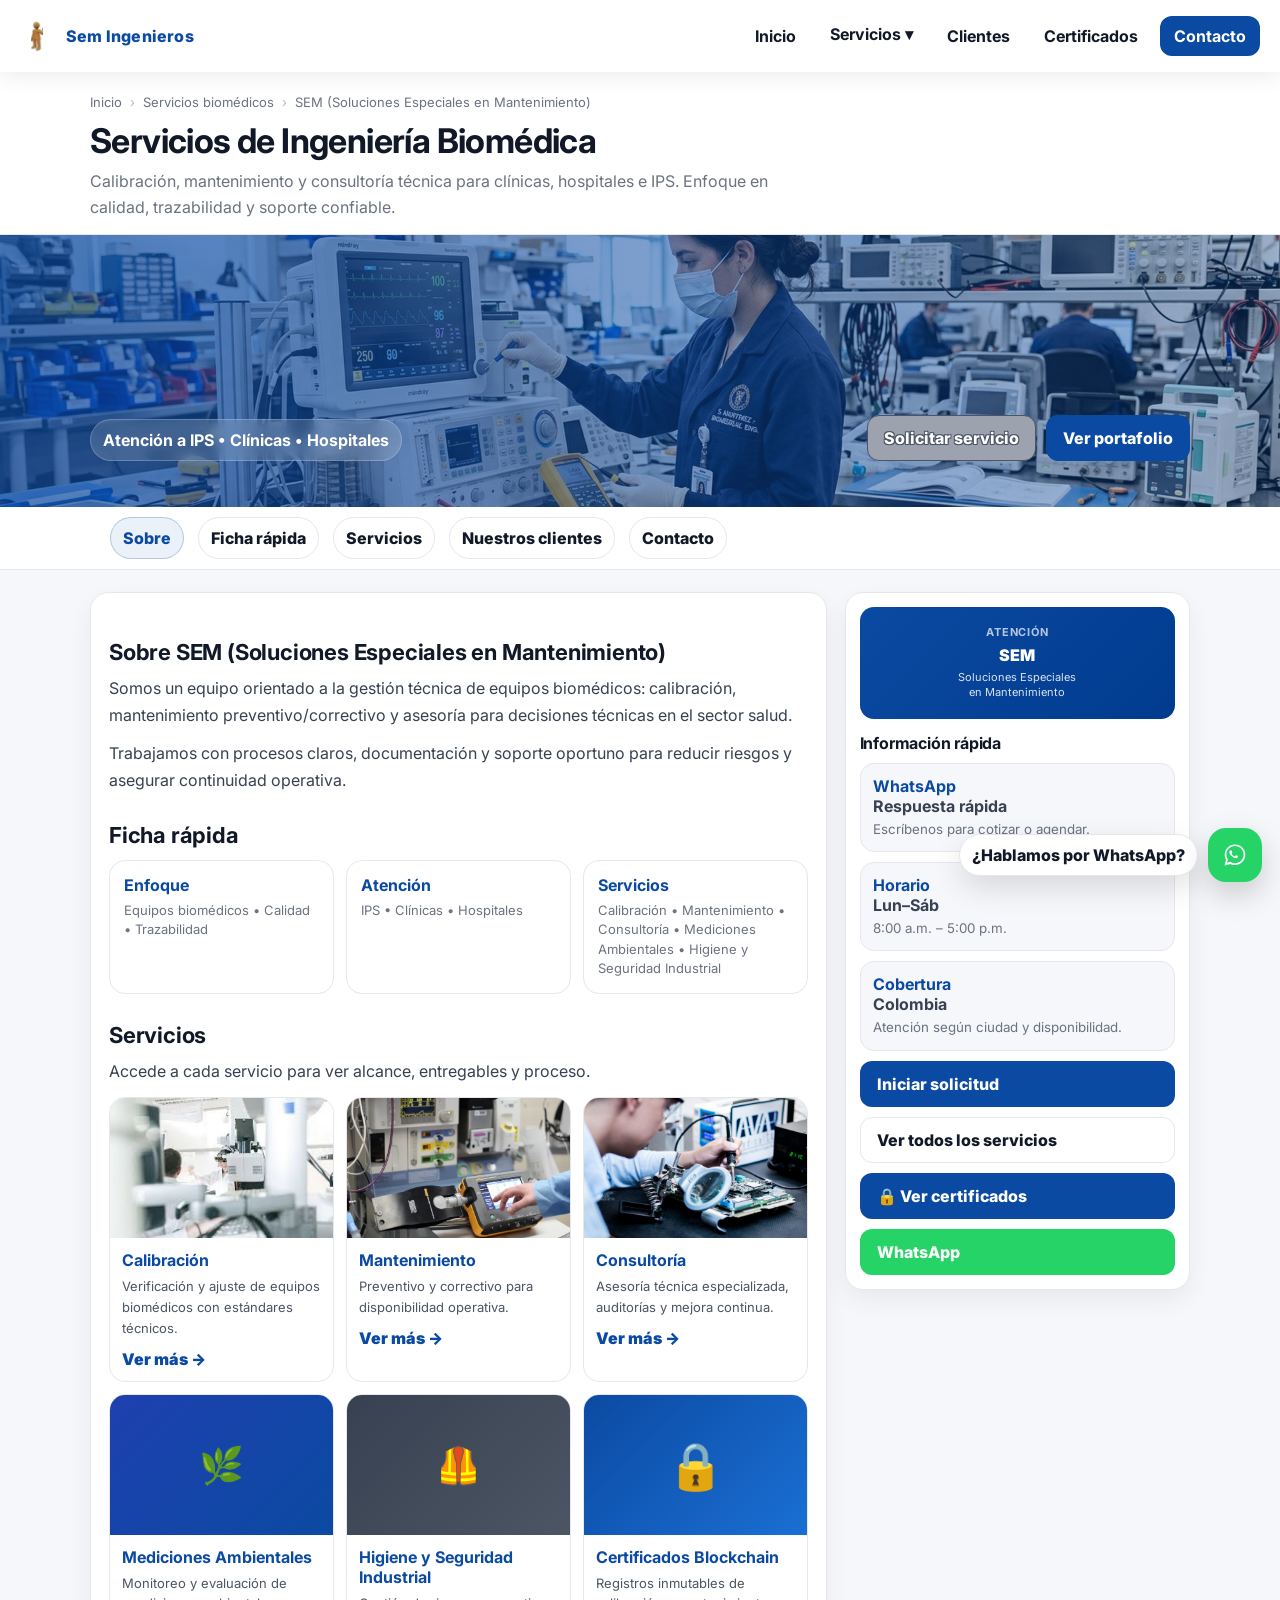
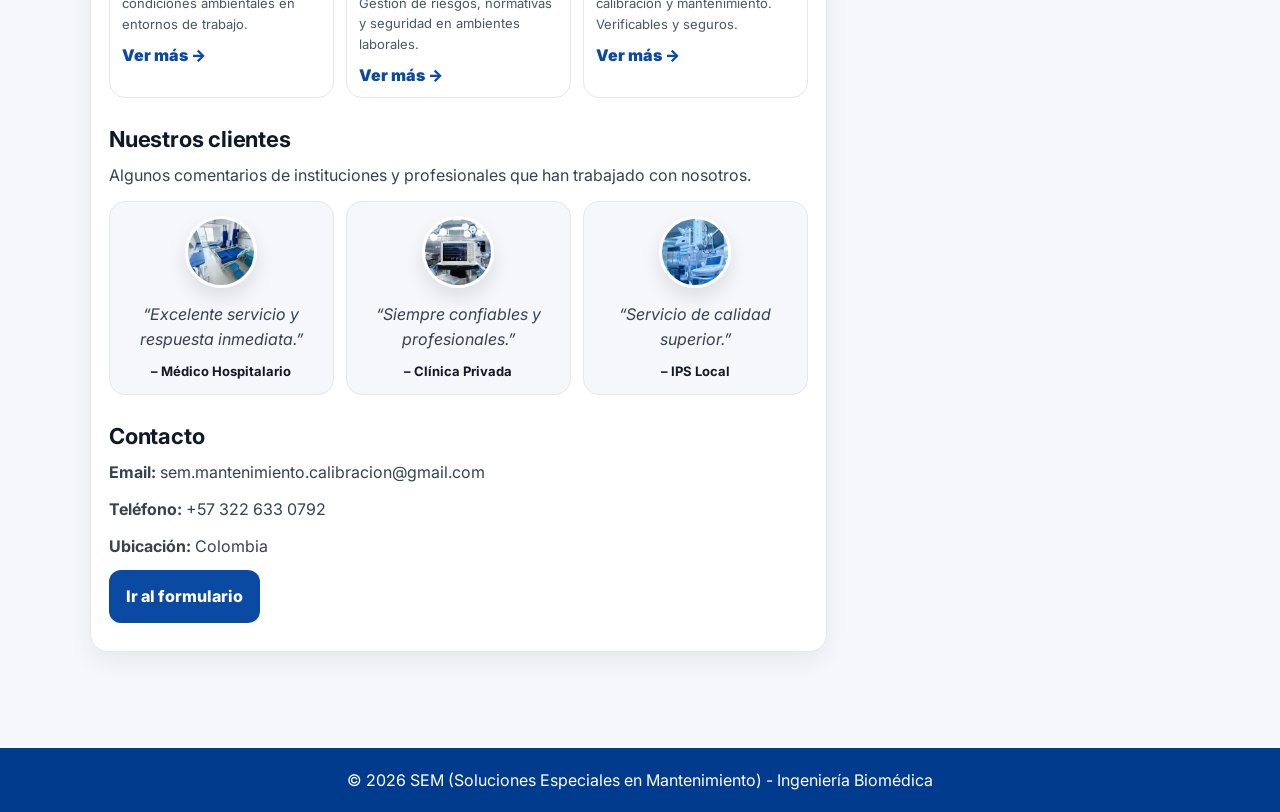
<file: calibracion.html>
<!DOCTYPE html>
<html lang="es">
<head>
  <meta charset="UTF-8" />
  <meta name="viewport" content="width=device-width, initial-scale=1.0"/>
  <title>Sem Ingenieros | Ingeniería Biomédica</title>
  <link rel="stylesheet" href="estilos.css">
  <link href="https://fonts.googleapis.com/css2?family=Inter:wght@300;400;600;700;800&display=swap" rel="stylesheet">
</head>

<body>
  <!-- NAV -->
  <nav class="nav">
    <a class="brand" href="index.html">
      <img src="Imagenes/logo-mascota.png" alt="Mascota SEM Ingenieros" class="brand-badge">
      Sem Ingenieros
    </a>

    <button class="hamburger" aria-label="Abrir menú" onclick="toggleMenu()">
      <span></span><span></span><span></span>
    </button>

    <ul class="menu" id="menu">
      <li><a href="index.html">Inicio</a></li>

      <li class="dropdown">
        <a href="servicios.html" id="serviciosLink">Servicios ▾</a>
        <ul class="submenu" id="submenuServicios">
          <li><a href="calibracion.html">Calibración</a></li>
          <li><a href="mantenimiento.html">Mantenimiento</a></li>
          <li><a href="consultoria.html">Consultoría</a></li>
          <li><a href="mediciones.html">Mediciones Ambientales</a></li>
          <li><a href="higiene.html">Higiene y Seg. Industrial</a></li>
        </ul>
      </li>

      <li><a href="clientes.html">Clientes</a></li>
      <li><a href="certificados.html">Certificados</a></li>
      <li><a href="contacto.html" class="cta">Contacto</a></li>
    </ul>
  </nav>

  <div class="spacer"></div>

  <!-- CABECERA -->
  <section class="page-header">
    <div class="wrap">
      <div class="breadcrumbs">
        <a href="index.html">Inicio</a>
        <span class="crumb-sep">›</span>
        <span>Servicios biomédicos</span>
        <span class="crumb-sep">›</span>
        <span>SEM (Soluciones Especiales en Mantenimiento)</span>
      </div>

      <div class="page-title">
        <div>
          <h1>Servicios de Ingeniería Biomédica</h1>
          <p>
            Calibración, mantenimiento y consultoría técnica para clínicas, hospitales e IPS.
            Enfoque en calidad, trazabilidad y soporte confiable.
          </p>
        </div>
      </div>
    </div>
  </section>

  <!-- HERO -->
  <header class="hero">
    <div class="wrap">
      <div class="hero-badge">Atención a IPS • Clínicas • Hospitales</div>
      <div class="hero-cta">
        <a class="btn btn-primary" href="contacto.html">Solicitar servicio</a>
        <a class="btn btn-ghost" href="Documentos/portafolio-sem-ingenieros.pdf" target="_blank" rel="noopener">Ver portafolio</a>
      </div>
    </div>
  </header>

  <!-- TABS internas -->
  <div class="tabs">
    <div class="wrap">
      <a class="tab active" href="#sobre">Sobre</a>
      <a class="tab" href="#resumen">Ficha rápida</a>
      <a class="tab" href="#serviciosIndex">Servicios</a>
      <a class="tab" href="#clientesIndex">Nuestros clientes</a>
      <a class="tab" href="#contactoIndex">Contacto</a>
    </div>
  </div>

  <main>
    <div class="wrap layout">

      <!-- CONTENIDO -->
      <section class="card content-card">
        <div id="sobre" class="section-block">
          <h2>Sobre SEM (Soluciones Especiales en Mantenimiento)</h2>
          <p>
            Somos un equipo orientado a la gestión técnica de equipos biomédicos: calibración,
            mantenimiento preventivo/correctivo y asesoría para decisiones técnicas en el sector salud.
          </p>
          <p>
            Trabajamos con procesos claros, documentación y soporte oportuno para reducir riesgos y
            asegurar continuidad operativa.
          </p>
        </div>

        <div id="resumen" class="section-block">
          <h2>Ficha rápida</h2>
          <div class="mini-grid">
            <div class="mini">
              <b>Enfoque</b>
              <div>Equipos biomédicos • Calidad • Trazabilidad</div>
            </div>
            <div class="mini">
              <b>Atención</b>
              <div>IPS • Clínicas • Hospitales</div>
            </div>
            <div class="mini">
              <b>Servicios</b>
              <div>Calibración • Mantenimiento • Consultoría • Mediciones Ambientales • Higiene y Seguridad Industrial</div>
            </div>
          </div>
        </div>

        <div id="serviciosIndex" class="section-block">
          <h2>Servicios</h2>
          <p>Accede a cada servicio para ver alcance, entregables y proceso.</p>

          <div class="services" style="grid-template-columns:repeat(auto-fill,minmax(180px,1fr));">
            <article class="svc">
              <img src="Imagenes/servicio1.jpg" alt="Calibración">
              <div class="pad">
                <h3>Calibración</h3>
                <p>Verificación y ajuste de equipos biomédicos con estándares técnicos.</p>
                <a href="calibracion.html">Ver más →</a>
              </div>
            </article>

            <article class="svc">
              <img src="Imagenes/servicio2.jpg" alt="Mantenimiento">
              <div class="pad">
                <h3>Mantenimiento</h3>
                <p>Preventivo y correctivo para disponibilidad operativa.</p>
                <a href="mantenimiento.html">Ver más →</a>
              </div>
            </article>

            <article class="svc">
              <img src="Imagenes/servicio3.jpg" alt="Consultoría">
              <div class="pad">
                <h3>Consultoría</h3>
                <p>Asesoría técnica especializada, auditorías y mejora continua.</p>
                <a href="consultoria.html">Ver más →</a>
              </div>
            </article>

            <article class="svc">
              <div style="height:140px;background:linear-gradient(135deg,#1e40af,#0B4AA2);display:flex;align-items:center;justify-content:center;flex-direction:column;gap:6px;">
                <span style="font-size:36px;">🌿</span>
              </div>
              <div class="pad">
                <h3>Mediciones Ambientales</h3>
                <p>Monitoreo y evaluación de condiciones ambientales en entornos de trabajo.</p>
                <a href="servicios.html">Ver más →</a>
              </div>
            </article>

            <article class="svc">
              <div style="height:140px;background:linear-gradient(135deg,#374151,#4b5563);display:flex;align-items:center;justify-content:center;flex-direction:column;gap:6px;">
                <span style="font-size:36px;">🦺</span>
              </div>
              <div class="pad">
                <h3>Higiene y Seguridad Industrial</h3>
                <p>Gestión de riesgos, normativas y seguridad en ambientes laborales.</p>
                <a href="servicios.html">Ver más →</a>
              </div>
            </article>

            <article class="svc">
              <div style="height:140px;background:linear-gradient(135deg,#0B4AA2,#1a6fd4);display:flex;align-items:center;justify-content:center;">
                <span style="font-size:46px;">🔒</span>
              </div>
              <div class="pad">
                <h3>Certificados Blockchain</h3>
                <p>Registros inmutables de calibración y mantenimiento. Verificables y seguros.</p>
                <a href="certificados.html">Ver más →</a>
              </div>
            </article>
          </div>
        </div>

        <div id="clientesIndex" class="section-block">
          <h2>Nuestros clientes</h2>
          <p>Algunos comentarios de instituciones y profesionales que han trabajado con nosotros.</p>

          <div class="testimonios">
            <div class="testimonio">
              <img src="Imagenes/cliente1.jpg" alt="Cliente 1">
              <p>“Excelente servicio y respuesta inmediata.”</p>
              <strong>– Médico Hospitalario</strong>
            </div>
            <div class="testimonio">
              <img src="Imagenes/cliente2.jpg" alt="Cliente 2">
              <p>“Siempre confiables y profesionales.”</p>
              <strong>– Clínica Privada</strong>
            </div>
            <div class="testimonio">
              <img src="Imagenes/cliente3.jpg" alt="Cliente 3">
              <p>“Servicio de calidad superior.”</p>
              <strong>– IPS Local</strong>
            </div>
          </div>
        </div>

        <div id="contactoIndex" class="section-block">
          <h2>Contacto</h2>
          <p><b>Email:</b> sem.mantenimiento.calibracion@gmail.com</p>
          <p><b>Teléfono:</b> +57 322 633 0792</p>
          <p><b>Ubicación:</b> Colombia</p>
          <p>
            <a class="btn btn-blue" href="contacto.html">Ir al formulario</a>
          </p>
        </div>
      </section>

      <!-- SIDEBAR -->
      <aside class="card sidebar">
        <!-- Recuadro principal de atención SEM -->
        <div style="background:linear-gradient(135deg,var(--azul),var(--azul2));border-radius:14px;padding:18px;text-align:center;margin-bottom:14px;">
          <div style="font-size:11px;font-weight:700;color:rgba(255,255,255,.7);text-transform:uppercase;letter-spacing:.8px;margin-bottom:6px;">Atención</div>
          <div style="font-size:16px;font-weight:900;color:#fff;line-height:1.3;">SEM</div>
          <div style="font-size:11px;color:rgba(255,255,255,.85);margin-top:4px;line-height:1.4;">Soluciones Especiales<br>en Mantenimiento</div>
        </div>

        <h3 class="side-title">Información rápida</h3>

        <div class="side-item">
          <b>WhatsApp</b>
          <span>Respuesta rápida</span>
          <small>Escríbenos para cotizar o agendar.</small>
        </div>

        <div class="side-item">
          <b>Horario</b>
          <span>Lun–Sáb</span>
          <small>8:00 a.m. – 5:00 p.m.</small>
        </div>

        <div class="side-item">
          <b>Cobertura</b>
          <span>Colombia</span>
          <small>Atención según ciudad y disponibilidad.</small>
        </div>

        <div class="side-actions">
          <a class="btn btn-blue" href="contacto.html">Iniciar solicitud</a>
          <a class="btn" style="background:#fff;border:1px solid var(--borde);" href="servicios.html">Ver todos los servicios</a>
          <a class="btn" style="background:var(--azul);color:#fff;" href="certificados.html">🔒 Ver certificados</a>
          <a class="btn" style="background:#25D366;color:#fff;" href="https://wa.me/573226330792" target="_blank" rel="noopener">WhatsApp</a>
        </div>
      </aside>

    </div>
  </main>

  <footer>
    © 2026 SEM (Soluciones Especiales en Mantenimiento) - Ingeniería Biomédica
  </footer>

  <!-- WhatsApp flotante -->
  <a class="wa-float" href="https://wa.me/573226330792" target="_blank" rel="noopener" aria-label="Chatear por WhatsApp">
    <span class="wa-pill">¿Hablamos por WhatsApp?</span>
    <span class="wa-btn">
      <svg viewBox="0 0 32 32" aria-hidden="true">
        <path d="M19.11 17.2c-.26-.13-1.56-.77-1.8-.86-.24-.09-.41-.13-.58.13-.17.26-.66.86-.81 1.03-.15.17-.3.2-.56.07-.26-.13-1.08-.4-2.06-1.27-.76-.68-1.27-1.52-1.42-1.78-.15-.26-.02-.4.11-.53.12-.12.26-.3.39-.45.13-.15.17-.26.26-.43.09-.17.04-.32-.02-.45-.06-.13-.58-1.4-.8-1.92-.21-.5-.43-.43-.58-.44-.15-.01-.32-.01-.49-.01-.17 0-.45.06-.69.32-.24.26-.9.88-.9 2.15 0 1.27.92 2.5 1.05 2.67.13.17 1.8 2.75 4.37 3.85.61.26 1.08.42 1.45.54.61.19 1.17.16 1.61.1.49-.07 1.56-.64 1.78-1.26.22-.62.22-1.15.15-1.26-.06-.11-.24-.17-.5-.3zM16.02 3.2c-6.97 0-12.64 5.66-12.64 12.63 0 2.23.59 4.33 1.62 6.15L3.1 28.8l7.03-1.85c1.74.95 3.74 1.5 5.9 1.5 6.97 0 12.64-5.66 12.64-12.62S22.99 3.2 16.02 3.2zm0 22.97c-1.97 0-3.8-.55-5.37-1.5l-.39-.23-4.17 1.1 1.11-4.06-.25-.42a10.52 10.52 0 0 1-1.57-5.63c0-5.82 4.74-10.56 10.64-10.56S26.66 9.6 26.66 15.43c0 5.82-4.74 10.74-10.64 10.74z"/>
      </svg>
    </span>
  </a>

  <script src="app.js"></script>
</body>
</html>
</file>
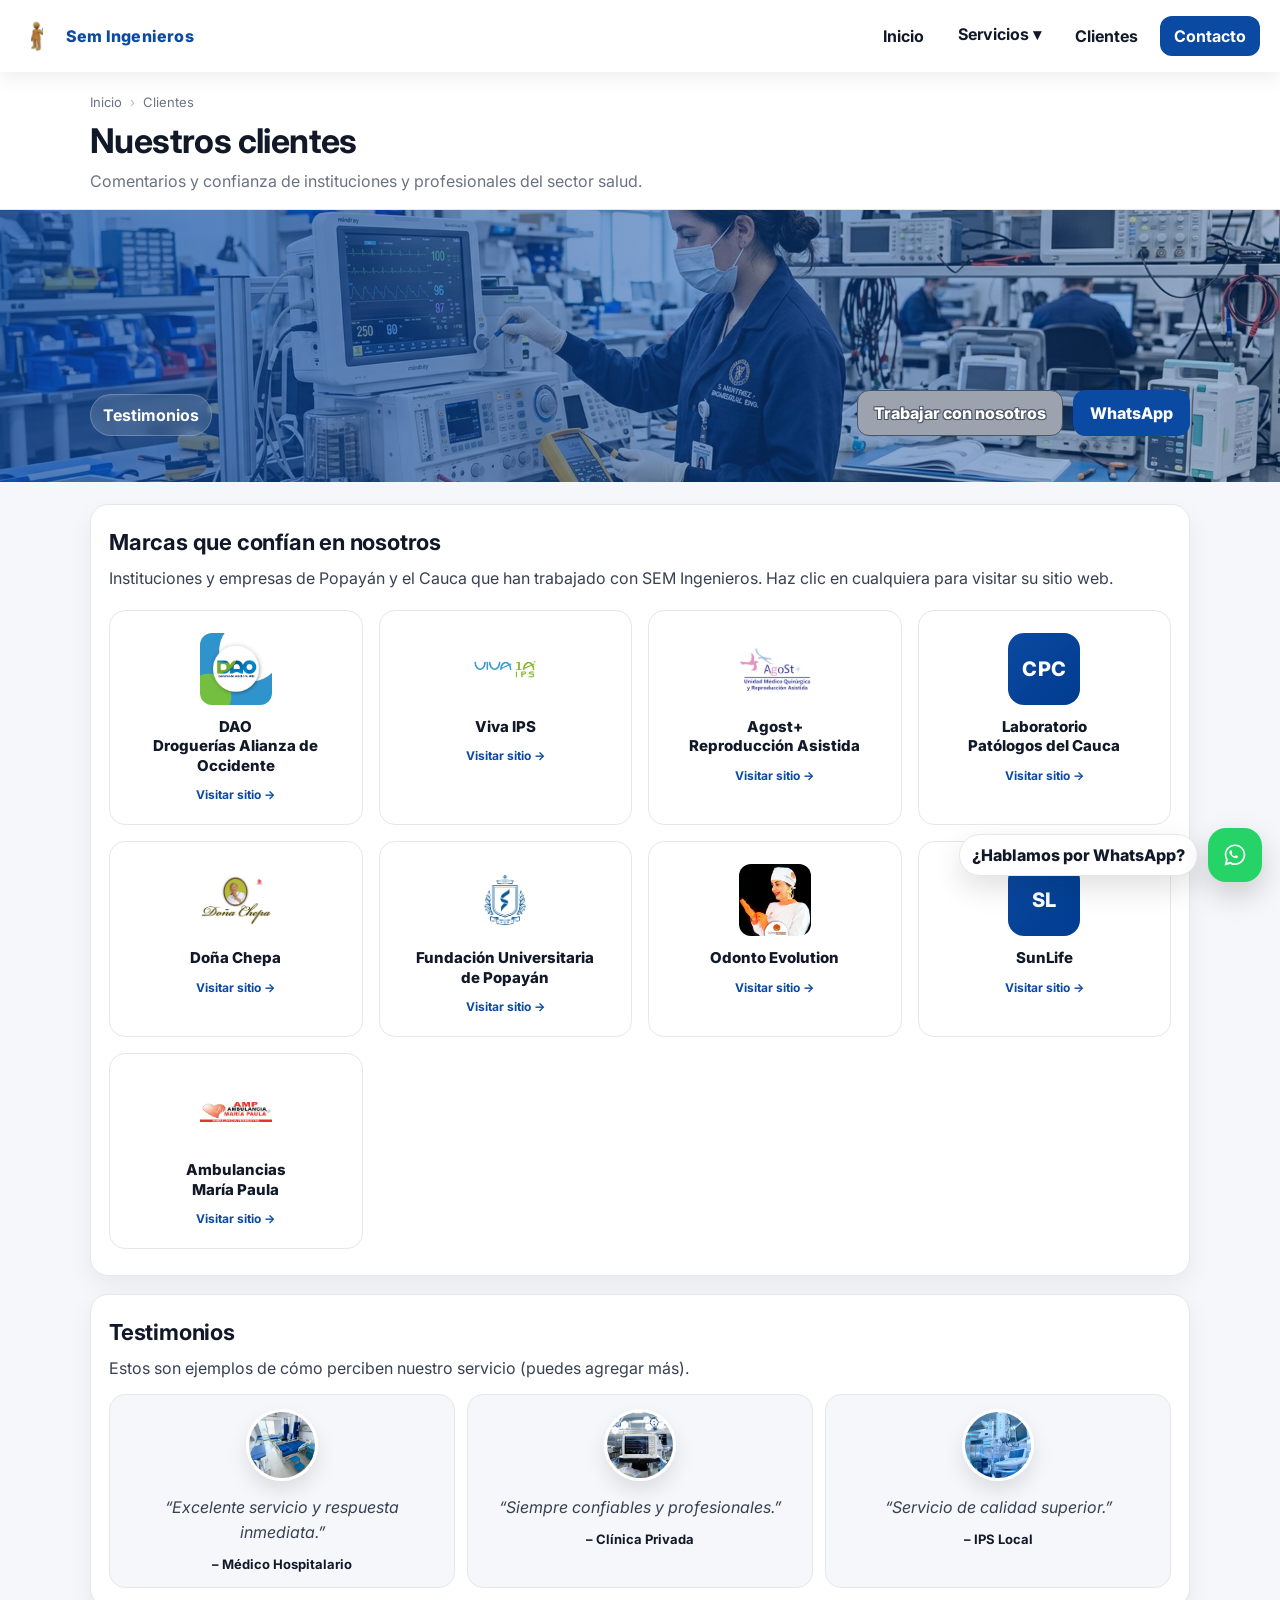
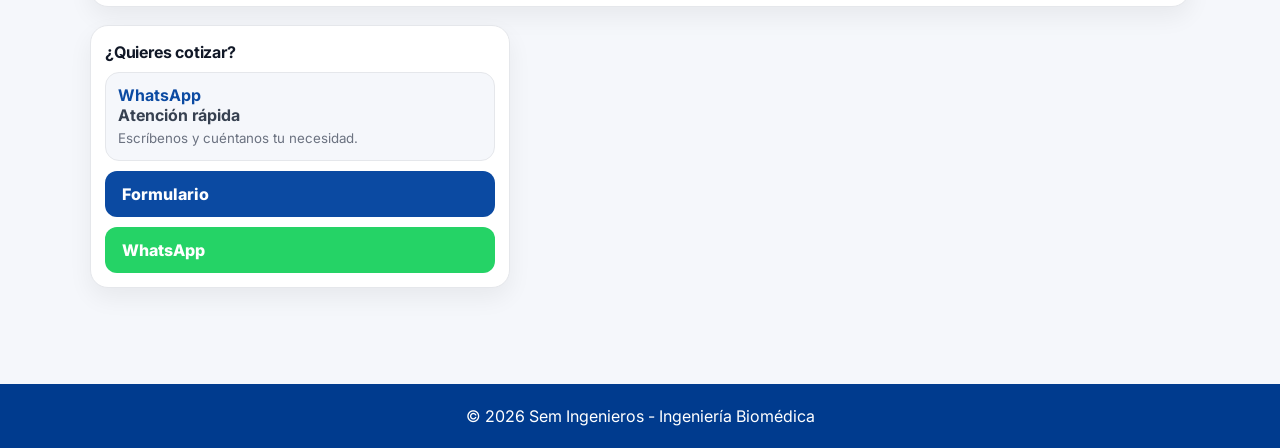
<file: clientes.html>
<!DOCTYPE html>
<html lang="es">
<head>
  <meta charset="UTF-8" />
  <meta name="viewport" content="width=device-width, initial-scale=1.0"/>
  <title>Clientes | Sem Ingenieros</title>
  <link rel="stylesheet" href="estilos.css">
  <link href="https://fonts.googleapis.com/css2?family=Inter:wght@300;400;600;700;800&display=swap" rel="stylesheet">
</head>
<body>
  <nav class="nav">
    <a class="brand" href="index.html"><img src="Imagenes/logo-mascota.png" alt="Mascota SEM Ingenieros" class="brand-badge">Sem Ingenieros</a>
    <button class="hamburger" aria-label="Abrir menú" onclick="toggleMenu()"><span></span><span></span><span></span></button>
    <ul class="menu" id="menu">
      <li><a href="index.html">Inicio</a></li>
      <li class="dropdown">
        <a href="servicios.html" id="serviciosLink">Servicios ▾</a>
        <ul class="submenu" id="submenuServicios">
          <li><a href="calibracion.html">Calibración</a></li>
          <li><a href="mantenimiento.html">Mantenimiento</a></li>
          <li><a href="consultoria.html">Consultoría</a></li>
          <li><a href="mediciones.html">Mediciones Ambientales</a></li>
          <li><a href="higiene.html">Higiene y Seg. Industrial</a></li>
        </ul>
      </li>
      <li><a href="clientes.html">Clientes</a></li>
      <li><a href="contacto.html" class="cta">Contacto</a></li>
    </ul>
  </nav>

  <div class="spacer"></div>

  <section class="page-header">
    <div class="wrap">
      <div class="breadcrumbs">
        <a href="index.html">Inicio</a> <span class="crumb-sep">›</span> <span>Clientes</span>
      </div>
      <div class="page-title">
        <div>
          <h1>Nuestros clientes</h1>
          <p>Comentarios y confianza de instituciones y profesionales del sector salud.</p>
        </div>
      </div>
    </div>
  </section>

  <header class="hero">
    <div class="wrap">
      <div class="hero-badge">Testimonios</div>
      <div class="hero-cta">
        <a class="btn btn-primary" href="contacto.html">Trabajar con nosotros</a>
        <a class="btn btn-ghost" href="https://wa.me/573226330792" target="_blank" rel="noopener">WhatsApp</a>
      </div>
    </div>
  </header>

  <main>
    <div class="wrap layout layout-stack">
      <section class="card content-card">
        <h2>Marcas que confían en nosotros</h2>
        <p>Instituciones y empresas de Popayán y el Cauca que han trabajado con SEM Ingenieros. Haz clic en cualquiera para visitar su sitio web.</p>

        <div class="brands-grid">
          <a class="brand-card" href="https://www.dao.com.co/" target="_blank" rel="noopener">
            <img class="brand-logo-img" src="Imagenes/dao.png" alt="Logo DAO">
            <span class="brand-name">DAO<br>Droguerías Alianza de Occidente</span>
            <span class="brand-visit">Visitar sitio →</span>
          </a>

          <a class="brand-card" href="https://viva1a.com.co/" target="_blank" rel="noopener">
            <img class="brand-logo-img" src="Imagenes/viva-ips.png" alt="Logo Viva IPS">
            <span class="brand-name">Viva IPS</span>
            <span class="brand-visit">Visitar sitio →</span>
          </a>

          <a class="brand-card" href="https://unidadagost.com/" target="_blank" rel="noopener">
            <img class="brand-logo-img" src="Imagenes/agost.png" alt="Logo Agost+">
            <span class="brand-name">Agost+<br>Reproducción Asistida</span>
            <span class="brand-visit">Visitar sitio →</span>
          </a>

          <a class="brand-card" href="https://www.patologosdelcauca.com/" target="_blank" rel="noopener">
            <div class="brand-logo-ph">CPC</div>
            <span class="brand-name">Laboratorio<br>Patólogos del Cauca</span>
            <span class="brand-visit">Visitar sitio →</span>
          </a>

          <a class="brand-card" href="https://xn--aplanchadosdoachepa-73b.com/" target="_blank" rel="noopener">
            <img class="brand-logo-img" src="Imagenes/dona-chepa.png" alt="Logo Doña Chepa">
            <span class="brand-name">Doña Chepa</span>
            <span class="brand-visit">Visitar sitio →</span>
          </a>

          <a class="brand-card" href="https://fup.edu.co/" target="_blank" rel="noopener">
            <img class="brand-logo-img" src="Imagenes/fup.png" alt="Logo Fundación Universitaria de Popayán">
            <span class="brand-name">Fundación Universitaria<br>de Popayán</span>
            <span class="brand-visit">Visitar sitio →</span>
          </a>

          <a class="brand-card" href="https://odontoevolution.com.co/" target="_blank" rel="noopener">
            <img class="brand-logo-img" src="Imagenes/odonto-evolution.png" alt="Logo Odonto Evolution">
            <span class="brand-name">Odonto Evolution</span>
            <span class="brand-visit">Visitar sitio →</span>
          </a>

          <a class="brand-card" href="https://www.facebook.com/SunlifeColombia/" target="_blank" rel="noopener">
            <div class="brand-logo-ph">SL</div>
            <span class="brand-name">SunLife</span>
            <span class="brand-visit">Visitar sitio →</span>
          </a>

          <a class="brand-card" href="https://ambulanciasamp.com.co/" target="_blank" rel="noopener">
            <img class="brand-logo-img" src="Imagenes/ambulancias-maria-paula.png" alt="Logo Ambulancias María Paula">
            <span class="brand-name">Ambulancias<br>María Paula</span>
            <span class="brand-visit">Visitar sitio →</span>
          </a>
        </div>
      </section>

      <section class="card content-card">
        <h2>Testimonios</h2>
        <p>Estos son ejemplos de cómo perciben nuestro servicio (puedes agregar más).</p>

        <div class="testimonios">
          <div class="testimonio">
            <img src="Imagenes/cliente1.jpg" alt="Cliente 1">
            <p>“Excelente servicio y respuesta inmediata.”</p>
            <strong>– Médico Hospitalario</strong>
          </div>

          <div class="testimonio">
            <img src="Imagenes/cliente2.jpg" alt="Cliente 2">
            <p>“Siempre confiables y profesionales.”</p>
            <strong>– Clínica Privada</strong>
          </div>

          <div class="testimonio">
            <img src="Imagenes/cliente3.jpg" alt="Cliente 3">
            <p>“Servicio de calidad superior.”</p>
            <strong>– IPS Local</strong>
          </div>
        </div>
      </section>

      <aside class="card sidebar">
        <h3 class="side-title">¿Quieres cotizar?</h3>
        <div class="side-item">
          <b>WhatsApp</b>
          <span>Atención rápida</span>
          <small>Escríbenos y cuéntanos tu necesidad.</small>
        </div>
        <div class="side-actions">
          <a class="btn btn-blue" href="contacto.html">Formulario</a>
          <a class="btn" style="background:#25D366;color:#fff;" href="https://wa.me/573226330792" target="_blank" rel="noopener">WhatsApp</a>
        </div>
      </aside>
    </div>
  </main>

  <footer>© 2026 Sem Ingenieros - Ingeniería Biomédica</footer>

  <a class="wa-float" href="https://wa.me/573226330792" target="_blank" rel="noopener">
    <span class="wa-pill">¿Hablamos por WhatsApp?</span>
    <span class="wa-btn">
      <svg viewBox="0 0 32 32" aria-hidden="true"><path d="M19.11 17.2c-.26-.13-1.56-.77-1.8-.86-.24-.09-.41-.13-.58.13-.17.26-.66.86-.81 1.03-.15.17-.3.2-.56.07-.26-.13-1.08-.4-2.06-1.27-.76-.68-1.27-1.52-1.42-1.78-.15-.26-.02-.4.11-.53.12-.12.26-.3.39-.45.13-.15.17-.26.26-.43.09-.17.04-.32-.02-.45-.06-.13-.58-1.4-.8-1.92-.21-.5-.43-.43-.58-.44-.15-.01-.32-.01-.49-.01-.17 0-.45.06-.69.32-.24.26-.9.88-.9 2.15 0 1.27.92 2.5 1.05 2.67.13.17 1.8 2.75 4.37 3.85.61.26 1.08.42 1.45.54.61.19 1.17.16 1.61.1.49-.07 1.56-.64 1.78-1.26.22-.62.22-1.15.15-1.26-.06-.11-.24-.17-.5-.3zM16.02 3.2c-6.97 0-12.64 5.66-12.64 12.63 0 2.23.59 4.33 1.62 6.15L3.1 28.8l7.03-1.85c1.74.95 3.74 1.5 5.9 1.5 6.97 0 12.64-5.66 12.64-12.62S22.99 3.2 16.02 3.2zm0 22.97c-1.97 0-3.8-.55-5.37-1.5l-.39-.23-4.17 1.1 1.11-4.06-.25-.42a10.52 10.52 0 0 1-1.57-5.63c0-5.82 4.74-10.56 10.64-10.56S26.66 9.6 26.66 15.43c0 5.82-4.74 10.74-10.64 10.74z"/></svg>
    </span>
  </a>

  <script src="app.js"></script>
</body>
</html>
</file>
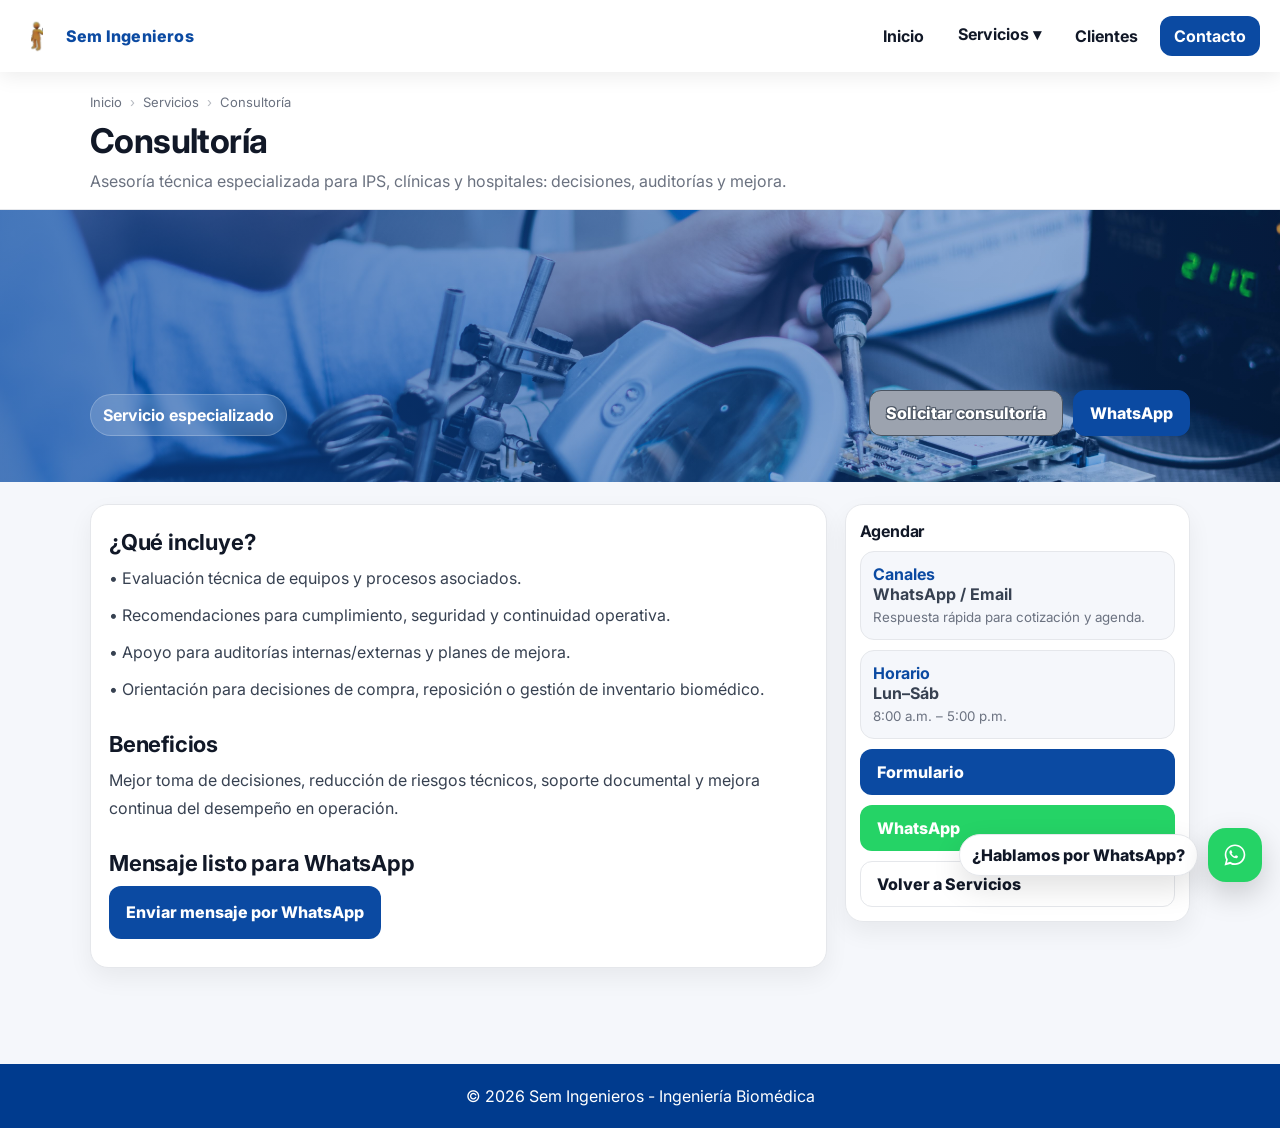
<file: consultoria.html>
<!DOCTYPE html>
<html lang="es">
<head>
  <meta charset="UTF-8" />
  <meta name="viewport" content="width=device-width, initial-scale=1.0"/>
  <title>Consultoría | Sem Ingenieros</title>

  <link rel="stylesheet" href="estilos.css">
  <link href="https://fonts.googleapis.com/css2?family=Inter:wght@300;400;600;700;800&display=swap" rel="stylesheet">
</head>

<body>
  <!-- NAV -->
  <nav class="nav">
    <a class="brand" href="index.html">
      <img src="Imagenes/logo-mascota.png" alt="Mascota SEM Ingenieros" class="brand-badge">
      Sem Ingenieros
    </a>

    <button class="hamburger" aria-label="Abrir menú" onclick="toggleMenu()">
      <span></span><span></span><span></span>
    </button>

    <ul class="menu" id="menu">
      <li><a href="index.html">Inicio</a></li>

      <li class="dropdown">
        <a href="servicios.html" id="serviciosLink">Servicios ▾</a>
        <ul class="submenu" id="submenuServicios">
          <li><a href="calibracion.html">Calibración</a></li>
          <li><a href="mantenimiento.html">Mantenimiento</a></li>
          <li><a href="consultoria.html">Consultoría</a></li>
          <li><a href="mediciones.html">Mediciones Ambientales</a></li>
          <li><a href="higiene.html">Higiene y Seg. Industrial</a></li>
        </ul>
      </li>

      <li><a href="clientes.html">Clientes</a></li>
      <li><a href="contacto.html" class="cta">Contacto</a></li>
    </ul>
  </nav>

  <div class="spacer"></div>

  <!-- CABECERA -->
  <section class="page-header">
    <div class="wrap">
      <div class="breadcrumbs">
        <a href="index.html">Inicio</a>
        <span class="crumb-sep">›</span>
        <a href="servicios.html">Servicios</a>
        <span class="crumb-sep">›</span>
        <span>Consultoría</span>
      </div>

      <div class="page-title">
        <div>
          <h1>Consultoría</h1>
          <p>Asesoría técnica especializada para IPS, clínicas y hospitales: decisiones, auditorías y mejora.</p>
        </div>
      </div>
    </div>
  </section>

  <!-- HERO (con la imagen servicio3.jpg) -->
  <header class="hero" style="background:
    linear-gradient(90deg, rgba(11,74,162,.72), rgba(11,74,162,.35)),
    url('Imagenes/servicio3.jpg') center/cover no-repeat;">
    <div class="wrap">
      <div class="hero-badge">Servicio especializado</div>
      <div class="hero-cta">
        <a class="btn btn-primary" href="contacto.html">Solicitar consultoría</a>
        <a class="btn btn-ghost" href="https://wa.me/573226330792" target="_blank" rel="noopener">WhatsApp</a>
      </div>
    </div>
  </header>

  <main>
    <div class="wrap layout">
      <!-- CONTENIDO -->
      <section class="card content-card">
        <h2>¿Qué incluye?</h2>
        <p>• Evaluación técnica de equipos y procesos asociados.</p>
        <p>• Recomendaciones para cumplimiento, seguridad y continuidad operativa.</p>
        <p>• Apoyo para auditorías internas/externas y planes de mejora.</p>
        <p>• Orientación para decisiones de compra, reposición o gestión de inventario biomédico.</p>

        <div class="section-block">
          <h2>Beneficios</h2>
          <p>
            Mejor toma de decisiones, reducción de riesgos técnicos, soporte documental y mejora continua del desempeño en operación.
          </p>
        </div>

        <div class="section-block">
          <h2>Mensaje listo para WhatsApp</h2>
          <p>
            <a class="btn btn-blue"
               href="https://wa.me/573226330792?text=Hola%20Sem%20Ingenieros,%20quiero%20solicitar%20Consultor%C3%ADa.%20Mi%20ciudad%20es:%20____.%20Tema:%20____.%20Instituci%C3%B3n:%20____.%20Urgencia:%20____."
               target="_blank" rel="noopener">
              Enviar mensaje por WhatsApp
            </a>
          </p>
        </div>
      </section>

      <!-- SIDEBAR -->
      <aside class="card sidebar">
        <h3 class="side-title">Agendar</h3>

        <div class="side-item">
          <b>Canales</b>
          <span>WhatsApp / Email</span>
          <small>Respuesta rápida para cotización y agenda.</small>
        </div>

        <div class="side-item">
          <b>Horario</b>
          <span>Lun–Sáb</span>
          <small>8:00 a.m. – 5:00 p.m.</small>
        </div>

        <div class="side-actions">
          <a class="btn btn-blue" href="contacto.html">Formulario</a>
          <a class="btn" style="background:#25D366;color:#fff;"
             href="https://wa.me/573226330792" target="_blank" rel="noopener">WhatsApp</a>
          <a class="btn" style="background:#fff;border:1px solid var(--borde);"
             href="servicios.html">Volver a Servicios</a>
        </div>
      </aside>
    </div>
  </main>

  <footer>© 2026 Sem Ingenieros - Ingeniería Biomédica</footer>

  <!-- WhatsApp flotante -->
  <a class="wa-float" href="https://wa.me/573226330792" target="_blank" rel="noopener" aria-label="Chatear por WhatsApp">
    <span class="wa-pill">¿Hablamos por WhatsApp?</span>
    <span class="wa-btn">
      <svg viewBox="0 0 32 32" aria-hidden="true">
        <path d="M19.11 17.2c-.26-.13-1.56-.77-1.8-.86-.24-.09-.41-.13-.58.13-.17.26-.66.86-.81 1.03-.15.17-.3.2-.56.07-.26-.13-1.08-.4-2.06-1.27-.76-.68-1.27-1.52-1.42-1.78-.15-.26-.02-.4.11-.53.12-.12.26-.3.39-.45.13-.15.17-.26.26-.43.09-.17.04-.32-.02-.45-.06-.13-.58-1.4-.8-1.92-.21-.5-.43-.43-.58-.44-.15-.01-.32-.01-.49-.01-.17 0-.45.06-.69.32-.24.26-.9.88-.9 2.15 0 1.27.92 2.5 1.05 2.67.13.17 1.8 2.75 4.37 3.85.61.26 1.08.42 1.45.54.61.19 1.17.16 1.61.1.49-.07 1.56-.64 1.78-1.26.22-.62.22-1.15.15-1.26-.06-.11-.24-.17-.5-.3zM16.02 3.2c-6.97 0-12.64 5.66-12.64 12.63 0 2.23.59 4.33 1.62 6.15L3.1 28.8l7.03-1.85c1.74.95 3.74 1.5 5.9 1.5 6.97 0 12.64-5.66 12.64-12.62S22.99 3.2 16.02 3.2zm0 22.97c-1.97 0-3.8-.55-5.37-1.5l-.39-.23-4.17 1.1 1.11-4.06-.25-.42a10.52 10.52 0 0 1-1.57-5.63c0-5.82 4.74-10.56 10.64-10.56S26.66 9.6 26.66 15.43c0 5.82-4.74 10.74-10.64 10.74z"/>
      </svg>
    </span>
  </a>

  <script src="app.js"></script>
</body>
</html>
</file>
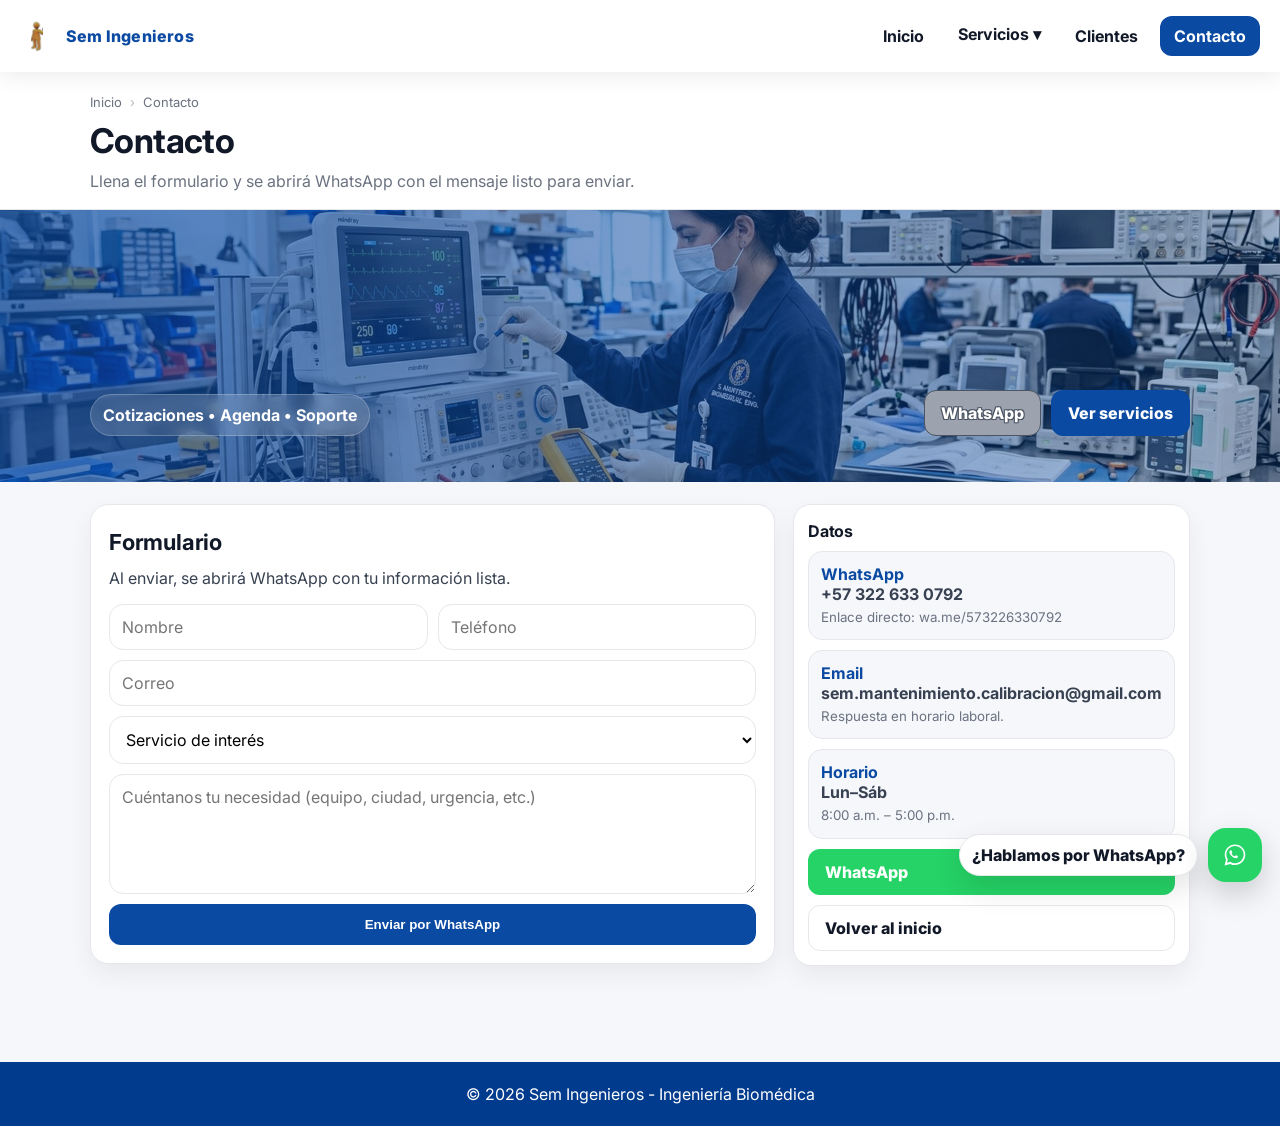
<file: contacto.html>
<!DOCTYPE html>
<html lang="es">
<head>
  <meta charset="UTF-8" />
  <meta name="viewport" content="width=device-width, initial-scale=1.0"/>
  <title>Contacto | Sem Ingenieros</title>

  <link rel="stylesheet" href="estilos.css">
  <link href="https://fonts.googleapis.com/css2?family=Inter:wght@300;400;600;700;800&display=swap" rel="stylesheet">
</head>

<body>
  <!-- NAV -->
  <nav class="nav">
    <a class="brand" href="index.html">
      <img src="Imagenes/logo-mascota.png" alt="Mascota SEM Ingenieros" class="brand-badge">
      Sem Ingenieros
    </a>

    <button class="hamburger" aria-label="Abrir menú" onclick="toggleMenu()">
      <span></span><span></span><span></span>
    </button>

    <ul class="menu" id="menu">
      <li><a href="index.html">Inicio</a></li>

      <li class="dropdown">
        <a href="servicios.html" id="serviciosLink">Servicios ▾</a>
        <ul class="submenu" id="submenuServicios">
          <li><a href="calibracion.html">Calibración</a></li>
          <li><a href="mantenimiento.html">Mantenimiento</a></li>
          <li><a href="consultoria.html">Consultoría</a></li>
          <li><a href="mediciones.html">Mediciones Ambientales</a></li>
          <li><a href="higiene.html">Higiene y Seg. Industrial</a></li>
        </ul>
      </li>

      <li><a href="clientes.html">Clientes</a></li>
      <li><a href="contacto.html" class="cta">Contacto</a></li>
    </ul>
  </nav>

  <div class="spacer"></div>

  <!-- CABECERA -->
  <section class="page-header">
    <div class="wrap">
      <div class="breadcrumbs">
        <a href="index.html">Inicio</a>
        <span class="crumb-sep">›</span>
        <span>Contacto</span>
      </div>

      <div class="page-title">
        <div>
          <h1>Contacto</h1>
          <p>Llena el formulario y se abrirá WhatsApp con el mensaje listo para enviar.</p>
        </div>
      </div>
    </div>
  </section>

  <!-- HERO -->
  <header class="hero">
    <div class="wrap">
      <div class="hero-badge">Cotizaciones • Agenda • Soporte</div>
      <div class="hero-cta">
        <a class="btn btn-primary" href="https://wa.me/573226330792" target="_blank" rel="noopener">WhatsApp</a>
        <a class="btn btn-ghost" href="servicios.html">Ver servicios</a>
      </div>
    </div>
  </header>

  <main>
    <div class="wrap layout">
      <!-- FORMULARIO -->
      <section class="card content-card">
        <h2>Formulario</h2>
        <p>Al enviar, se abrirá WhatsApp con tu información lista.</p>

        <form class="form" id="contactForm">
          <div class="form-row">
            <input class="input" id="nombre" type="text" placeholder="Nombre" required>
            <input class="input" id="telefono" type="tel" placeholder="Teléfono" required>
          </div>

          <input class="input" id="correo" type="email" placeholder="Correo" required>

          <select class="input" id="servicio" required>
            <option value="" disabled selected>Servicio de interés</option>
            <option>Calibración</option>
            <option>Mantenimiento</option>
            <option>Consultoría</option>
            <option>Otro</option>
          </select>

          <textarea class="textarea" id="mensaje"
            placeholder="Cuéntanos tu necesidad (equipo, ciudad, urgencia, etc.)"
            required></textarea>

          <button class="btn btn-blue" type="submit">Enviar por WhatsApp</button>
        </form>
      </section>

      <!-- SIDEBAR -->
      <aside class="card sidebar">
        <h3 class="side-title">Datos</h3>

        <div class="side-item">
          <b>WhatsApp</b>
          <span>+57 322 633 0792</span>
          <small>Enlace directo: wa.me/573226330792</small>
        </div>

        <div class="side-item">
          <b>Email</b>
          <span>sem.mantenimiento.calibracion@gmail.com</span>
          <small>Respuesta en horario laboral.</small>
        </div>

        <div class="side-item">
          <b>Horario</b>
          <span>Lun–Sáb</span>
          <small>8:00 a.m. – 5:00 p.m.</small>
        </div>

        <div class="side-actions">
          <a class="btn" style="background:#25D366;color:#fff;"
             href="https://wa.me/573226330792" target="_blank" rel="noopener">WhatsApp</a>
          <a class="btn" style="background:#fff;border:1px solid var(--borde);"
             href="index.html">Volver al inicio</a>
        </div>
      </aside>
    </div>
  </main>

  <footer>© 2026 Sem Ingenieros - Ingeniería Biomédica</footer>

  <!-- WhatsApp flotante -->
  <a class="wa-float" href="https://wa.me/573226330792" target="_blank" rel="noopener" aria-label="Chatear por WhatsApp">
    <span class="wa-pill">¿Hablamos por WhatsApp?</span>
    <span class="wa-btn">
      <svg viewBox="0 0 32 32" aria-hidden="true">
        <path d="M19.11 17.2c-.26-.13-1.56-.77-1.8-.86-.24-.09-.41-.13-.58.13-.17.26-.66.86-.81 1.03-.15.17-.3.2-.56.07-.26-.13-1.08-.4-2.06-1.27-.76-.68-1.27-1.52-1.42-1.78-.15-.26-.02-.4.11-.53.12-.12.26-.3.39-.45.13-.15.17-.26.26-.43.09-.17.04-.32-.02-.45-.06-.13-.58-1.4-.8-1.92-.21-.5-.43-.43-.58-.44-.15-.01-.32-.01-.49-.01-.17 0-.45.06-.69.32-.24.26-.9.88-.9 2.15 0 1.27.92 2.5 1.05 2.67.13.17 1.8 2.75 4.37 3.85.61.26 1.08.42 1.45.54.61.19 1.17.16 1.61.1.49-.07 1.56-.64 1.78-1.26.22-.62.22-1.15.15-1.26-.06-.11-.24-.17-.5-.3zM16.02 3.2c-6.97 0-12.64 5.66-12.64 12.63 0 2.23.59 4.33 1.62 6.15L3.1 28.8l7.03-1.85c1.74.95 3.74 1.5 5.9 1.5 6.97 0 12.64-5.66 12.64-12.62S22.99 3.2 16.02 3.2zm0 22.97c-1.97 0-3.8-.55-5.37-1.5l-.39-.23-4.17 1.1 1.11-4.06-.25-.42a10.52 10.52 0 0 1-1.57-5.63c0-5.82 4.74-10.56 10.64-10.56S26.66 9.6 26.66 15.43c0 5.82-4.74 10.74-10.64 10.74z"/>
      </svg>
    </span>
  </a>

  <script src="app.js"></script>

  <!-- Script: arma el mensaje y abre WhatsApp -->
  <script>
    document.getElementById("contactForm").addEventListener("submit", function(e){
      e.preventDefault();

      const nombre = document.getElementById("nombre").value.trim();
      const telefono = document.getElementById("telefono").value.trim();
      const correo = document.getElementById("correo").value.trim();
      const servicio = document.getElementById("servicio").value.trim();
      const mensaje = document.getElementById("mensaje").value.trim();

      const texto =
        `Hola Sem Ingenieros, soy ${nombre}.\n` +
        `Teléfono: ${telefono}\n` +
        `Correo: ${correo}\n` +
        `Servicio: ${servicio}\n` +
        `Mensaje: ${mensaje}`;

      const url = `https://wa.me/573226330792?text=${encodeURIComponent(texto)}`;
      window.open(url, "_blank");
    });
  </script>
</body>
</html>
</file>
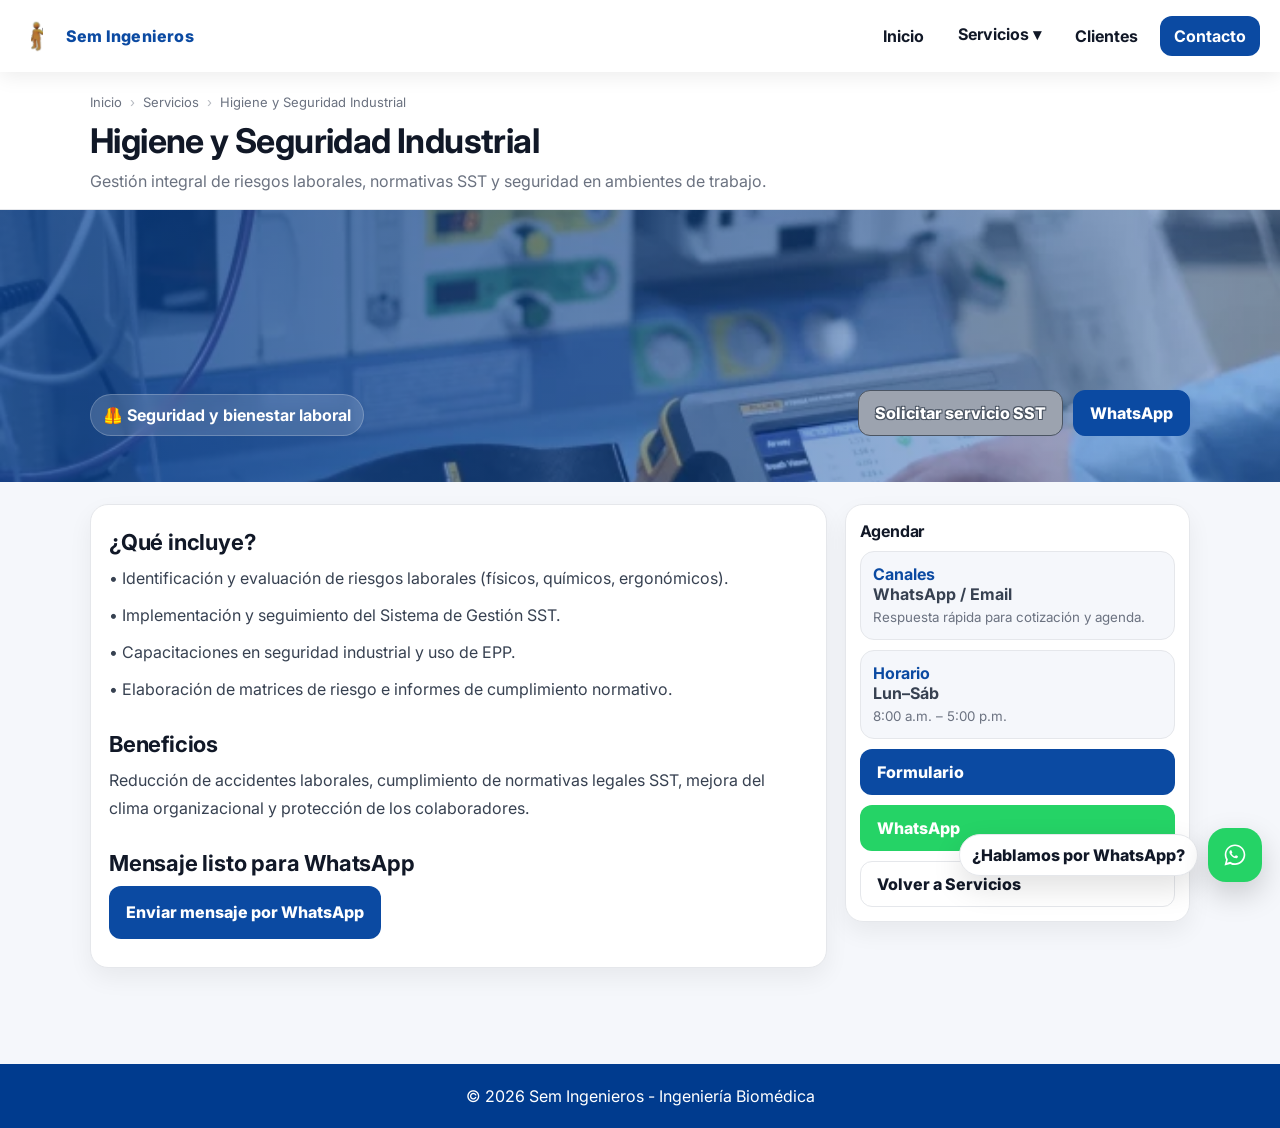
<file: higiene.html>
<!DOCTYPE html>
<html lang="es">
<head>
  <meta charset="UTF-8" />
  <meta name="viewport" content="width=device-width, initial-scale=1.0"/>
  <title>Higiene y Seguridad Industrial | Sem Ingenieros</title>

  <link rel="stylesheet" href="estilos.css">
  <link href="https://fonts.googleapis.com/css2?family=Inter:wght@300;400;600;700;800&display=swap" rel="stylesheet">
</head>

<body>
  <!-- NAV -->
  <nav class="nav">
    <a class="brand" href="index.html">
      <img src="Imagenes/logo-mascota.png" alt="Mascota SEM Ingenieros" class="brand-badge">
      Sem Ingenieros
    </a>

    <button class="hamburger" aria-label="Abrir menú" onclick="toggleMenu()">
      <span></span><span></span><span></span>
    </button>

    <ul class="menu" id="menu">
      <li><a href="index.html">Inicio</a></li>

      <li class="dropdown">
        <a href="servicios.html" id="serviciosLink">Servicios ▾</a>
        <ul class="submenu" id="submenuServicios">
          <li><a href="calibracion.html">Calibración</a></li>
          <li><a href="mantenimiento.html">Mantenimiento</a></li>
          <li><a href="higiene.html">Consultoría</a></li>
          <li><a href="mediciones.html">Mediciones Ambientales</a></li>
          <li><a href="higiene.html">Higiene y Seg. Industrial</a></li>
        </ul>
      </li>

      <li><a href="clientes.html">Clientes</a></li>
      <li><a href="contacto.html" class="cta">Contacto</a></li>
    </ul>
  </nav>

  <div class="spacer"></div>

  <!-- CABECERA -->
  <section class="page-header">
    <div class="wrap">
      <div class="breadcrumbs">
        <a href="index.html">Inicio</a>
        <span class="crumb-sep">›</span>
        <a href="servicios.html">Servicios</a>
        <span class="crumb-sep">›</span>
        <span>Higiene y Seguridad Industrial</span>
      </div>

      <div class="page-title">
        <div>
          <h1>Higiene y Seguridad Industrial</h1>
          <p>Gestión integral de riesgos laborales, normativas SST y seguridad en ambientes de trabajo.</p>
        </div>
      </div>
    </div>
  </section>

  <!-- HERO (con la imagen servicio3.jpg) -->
  <header class="hero" style="background:
    linear-gradient(90deg, rgba(11,74,162,.72), rgba(11,74,162,.35)),
    url('Imagenes/servicio2.jpg') center/cover no-repeat;">
    <div class="wrap">
      <div class="hero-badge">🦺 Seguridad y bienestar laboral</div>
      <div class="hero-cta">
        <a class="btn btn-primary" href="contacto.html">Solicitar servicio SST</a>
        <a class="btn btn-ghost" href="https://wa.me/573226330792" target="_blank" rel="noopener">WhatsApp</a>
      </div>
    </div>
  </header>

  <main>
    <div class="wrap layout">
      <!-- CONTENIDO -->
      <section class="card content-card">
        <h2>¿Qué incluye?</h2>
        <p>• Identificación y evaluación de riesgos laborales (físicos, químicos, ergonómicos).</p>
        <p>• Implementación y seguimiento del Sistema de Gestión SST.</p>
        <p>• Capacitaciones en seguridad industrial y uso de EPP.</p>
        <p>• Elaboración de matrices de riesgo e informes de cumplimiento normativo.</p>

        <div class="section-block">
          <h2>Beneficios</h2>
          <p>
            Reducción de accidentes laborales, cumplimiento de normativas legales SST, mejora del clima organizacional y protección de los colaboradores.
          </p>
        </div>

        <div class="section-block">
          <h2>Mensaje listo para WhatsApp</h2>
          <p>
            <a class="btn btn-blue"
               href="https://wa.me/573226330792?text=Hola%20Sem%20Ingenieros,%20quiero%20solicitar%20Higiene%20y%20Seguridad%20Industrial.%20Mi%20ciudad%20es:%20____.%20Tema:%20____.%20Instituci%C3%B3n:%20____.%20Urgencia:%20____."
               target="_blank" rel="noopener">
              Enviar mensaje por WhatsApp
            </a>
          </p>
        </div>
      </section>

      <!-- SIDEBAR -->
      <aside class="card sidebar">
        <h3 class="side-title">Agendar</h3>

        <div class="side-item">
          <b>Canales</b>
          <span>WhatsApp / Email</span>
          <small>Respuesta rápida para cotización y agenda.</small>
        </div>

        <div class="side-item">
          <b>Horario</b>
          <span>Lun–Sáb</span>
          <small>8:00 a.m. – 5:00 p.m.</small>
        </div>

        <div class="side-actions">
          <a class="btn btn-blue" href="contacto.html">Formulario</a>
          <a class="btn" style="background:#25D366;color:#fff;"
             href="https://wa.me/573226330792" target="_blank" rel="noopener">WhatsApp</a>
          <a class="btn" style="background:#fff;border:1px solid var(--borde);"
             href="servicios.html">Volver a Servicios</a>
        </div>
      </aside>
    </div>
  </main>

  <footer>© 2026 Sem Ingenieros - Ingeniería Biomédica</footer>

  <!-- WhatsApp flotante -->
  <a class="wa-float" href="https://wa.me/573226330792" target="_blank" rel="noopener" aria-label="Chatear por WhatsApp">
    <span class="wa-pill">¿Hablamos por WhatsApp?</span>
    <span class="wa-btn">
      <svg viewBox="0 0 32 32" aria-hidden="true">
        <path d="M19.11 17.2c-.26-.13-1.56-.77-1.8-.86-.24-.09-.41-.13-.58.13-.17.26-.66.86-.81 1.03-.15.17-.3.2-.56.07-.26-.13-1.08-.4-2.06-1.27-.76-.68-1.27-1.52-1.42-1.78-.15-.26-.02-.4.11-.53.12-.12.26-.3.39-.45.13-.15.17-.26.26-.43.09-.17.04-.32-.02-.45-.06-.13-.58-1.4-.8-1.92-.21-.5-.43-.43-.58-.44-.15-.01-.32-.01-.49-.01-.17 0-.45.06-.69.32-.24.26-.9.88-.9 2.15 0 1.27.92 2.5 1.05 2.67.13.17 1.8 2.75 4.37 3.85.61.26 1.08.42 1.45.54.61.19 1.17.16 1.61.1.49-.07 1.56-.64 1.78-1.26.22-.62.22-1.15.15-1.26-.06-.11-.24-.17-.5-.3zM16.02 3.2c-6.97 0-12.64 5.66-12.64 12.63 0 2.23.59 4.33 1.62 6.15L3.1 28.8l7.03-1.85c1.74.95 3.74 1.5 5.9 1.5 6.97 0 12.64-5.66 12.64-12.62S22.99 3.2 16.02 3.2zm0 22.97c-1.97 0-3.8-.55-5.37-1.5l-.39-.23-4.17 1.1 1.11-4.06-.25-.42a10.52 10.52 0 0 1-1.57-5.63c0-5.82 4.74-10.56 10.64-10.56S26.66 9.6 26.66 15.43c0 5.82-4.74 10.74-10.64 10.74z"/>
      </svg>
    </span>
  </a>

  <script src="app.js"></script>
</body>
</html>
</file>
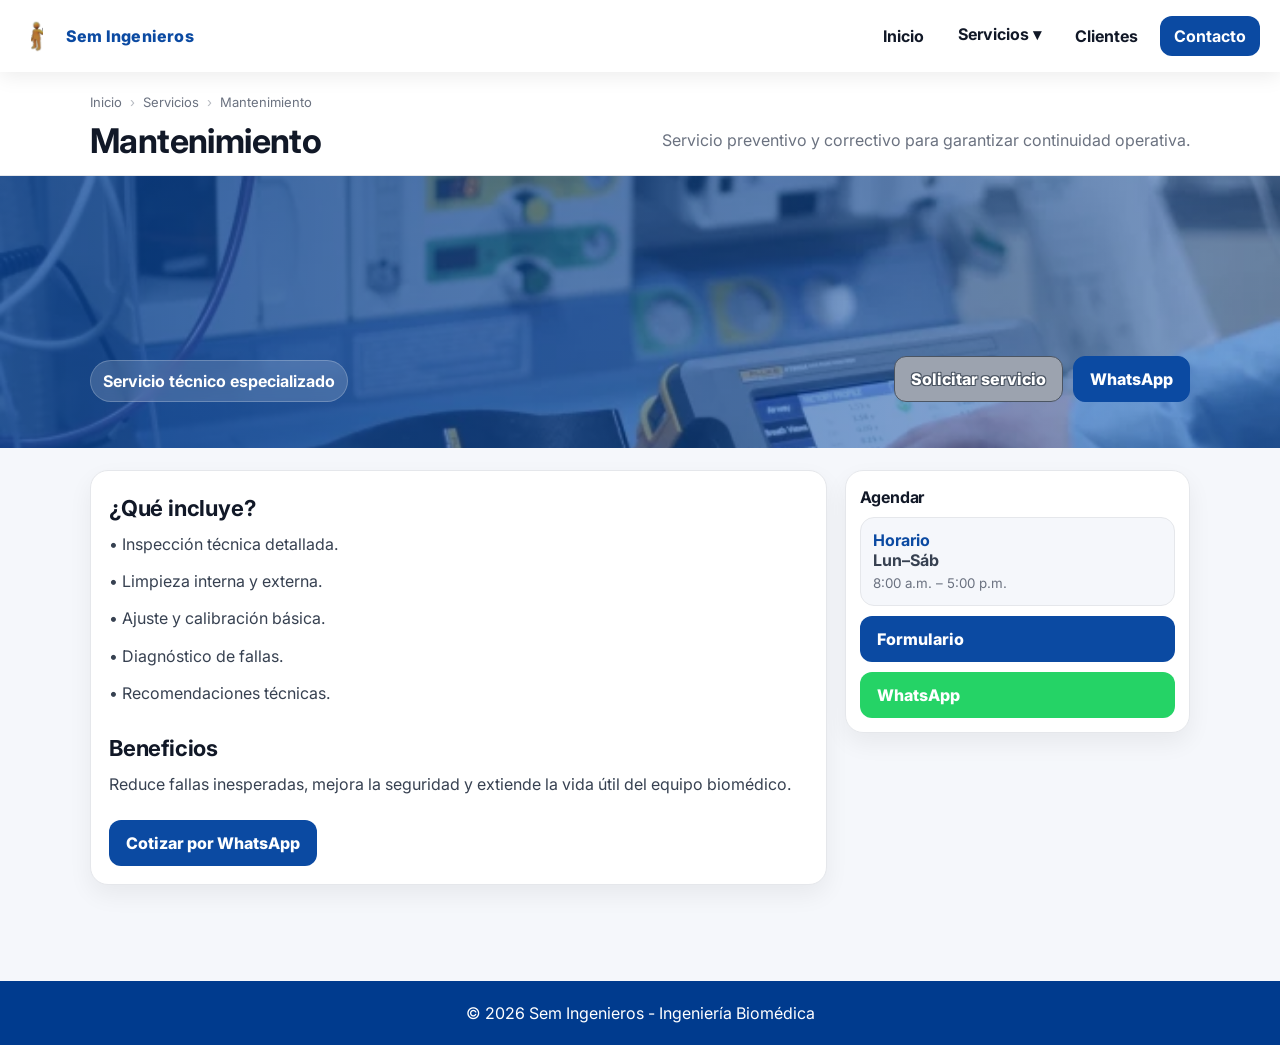
<file: mantenimiento.html>
<!DOCTYPE html>
<html lang="es">
<head>
  <meta charset="UTF-8">
  <meta name="viewport" content="width=device-width, initial-scale=1.0">
  <title>Mantenimiento | Sem Ingenieros</title>
  <link rel="stylesheet" href="estilos.css">
  <link href="https://fonts.googleapis.com/css2?family=Inter:wght@300;400;600;700;800&display=swap" rel="stylesheet">
</head>

<body>

<nav class="nav">
  <a class="brand" href="index.html">
    <img src="Imagenes/logo-mascota.png" alt="Mascota SEM Ingenieros" class="brand-badge">
    Sem Ingenieros
  </a>

  <button class="hamburger" onclick="toggleMenu()">
    <span></span><span></span><span></span>
  </button>

  <ul class="menu" id="menu">
    <li><a href="index.html">Inicio</a></li>

    <li class="dropdown">
      <a href="servicios.html" id="serviciosLink">Servicios ▾</a>
      <ul class="submenu" id="submenuServicios">
        <li><a href="calibracion.html">Calibración</a></li>
        <li><a href="mantenimiento.html">Mantenimiento</a></li>
        <li><a href="consultoria.html">Consultoría</a></li>
        <li><a href="mediciones.html">Mediciones Ambientales</a></li>
        <li><a href="higiene.html">Higiene y Seg. Industrial</a></li>
      </ul>
    </li>

    <li><a href="clientes.html">Clientes</a></li>
    <li><a href="contacto.html" class="cta">Contacto</a></li>
  </ul>
</nav>

<div class="spacer"></div>

<section class="page-header">
  <div class="wrap">
    <div class="breadcrumbs">
      <a href="index.html">Inicio</a>
      <span class="crumb-sep">›</span>
      <a href="servicios.html">Servicios</a>
      <span class="crumb-sep">›</span>
      <span>Mantenimiento</span>
    </div>

    <div class="page-title">
      <h1>Mantenimiento</h1>
      <p>Servicio preventivo y correctivo para garantizar continuidad operativa.</p>
    </div>
  </div>
</section>

<header class="hero" style="background:
linear-gradient(90deg, rgba(11,74,162,.75), rgba(11,74,162,.45)),
url('Imagenes/servicio2.jpg') center/cover no-repeat;">
  <div class="wrap">
    <div class="hero-badge">Servicio técnico especializado</div>
    <div class="hero-cta">
      <a class="btn btn-primary" href="contacto.html">Solicitar servicio</a>
      <a class="btn btn-ghost" href="https://wa.me/573226330792" target="_blank">WhatsApp</a>
    </div>
  </div>
</header>

<main>
  <div class="wrap layout">

    <section class="card content-card">
      <h2>¿Qué incluye?</h2>
      <p>• Inspección técnica detallada.</p>
      <p>• Limpieza interna y externa.</p>
      <p>• Ajuste y calibración básica.</p>
      <p>• Diagnóstico de fallas.</p>
      <p>• Recomendaciones técnicas.</p>

      <div class="section-block">
        <h2>Beneficios</h2>
        <p>
          Reduce fallas inesperadas, mejora la seguridad y extiende la vida útil del equipo biomédico.
        </p>
      </div>

      <div class="section-block">
        <a class="btn btn-blue"
           href="https://wa.me/573226330792?text=Hola%20quiero%20cotizar%20servicio%20de%20Mantenimiento"
           target="_blank">
          Cotizar por WhatsApp
        </a>
      </div>
    </section>

    <aside class="card sidebar">
      <h3 class="side-title">Agendar</h3>

      <div class="side-item">
        <b>Horario</b>
        <span>Lun–Sáb</span>
        <small>8:00 a.m. – 5:00 p.m.</small>
      </div>

      <div class="side-actions">
        <a class="btn btn-blue" href="contacto.html">Formulario</a>
        <a class="btn" style="background:#25D366;color:#fff;"
           href="https://wa.me/573226330792" target="_blank">WhatsApp</a>
      </div>
    </aside>

  </div>
</main>

<footer>
  © 2026 Sem Ingenieros - Ingeniería Biomédica
</footer>

<script src="app.js"></script>
</body>
</html>
</file>
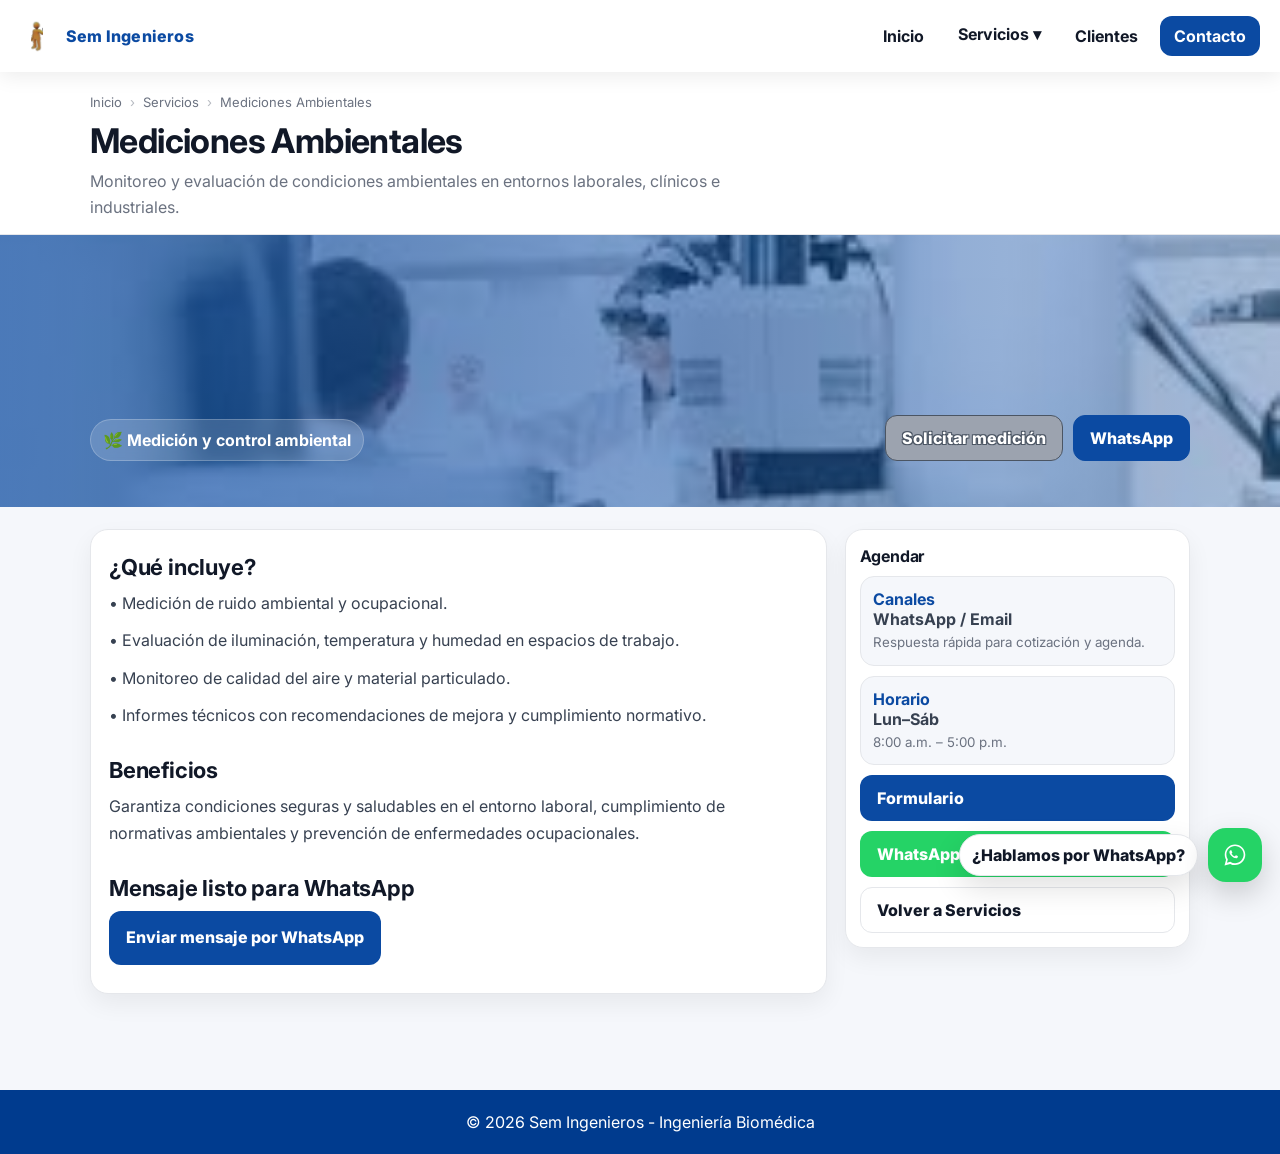
<file: mediciones.html>
<!DOCTYPE html>
<html lang="es">
<head>
  <meta charset="UTF-8" />
  <meta name="viewport" content="width=device-width, initial-scale=1.0"/>
  <title>Mediciones Ambientales | Sem Ingenieros</title>

  <link rel="stylesheet" href="estilos.css">
  <link href="https://fonts.googleapis.com/css2?family=Inter:wght@300;400;600;700;800&display=swap" rel="stylesheet">
</head>

<body>
  <!-- NAV -->
  <nav class="nav">
    <a class="brand" href="index.html">
      <img src="Imagenes/logo-mascota.png" alt="Mascota SEM Ingenieros" class="brand-badge">
      Sem Ingenieros
    </a>

    <button class="hamburger" aria-label="Abrir menú" onclick="toggleMenu()">
      <span></span><span></span><span></span>
    </button>

    <ul class="menu" id="menu">
      <li><a href="index.html">Inicio</a></li>

      <li class="dropdown">
        <a href="servicios.html" id="serviciosLink">Servicios ▾</a>
        <ul class="submenu" id="submenuServicios">
          <li><a href="calibracion.html">Calibración</a></li>
          <li><a href="mantenimiento.html">Mantenimiento</a></li>
          <li><a href="mediciones.html">Consultoría</a></li>
          <li><a href="mediciones.html">Mediciones Ambientales</a></li>
          <li><a href="higiene.html">Higiene y Seg. Industrial</a></li>
        </ul>
      </li>

      <li><a href="clientes.html">Clientes</a></li>
      <li><a href="contacto.html" class="cta">Contacto</a></li>
    </ul>
  </nav>

  <div class="spacer"></div>

  <!-- CABECERA -->
  <section class="page-header">
    <div class="wrap">
      <div class="breadcrumbs">
        <a href="index.html">Inicio</a>
        <span class="crumb-sep">›</span>
        <a href="servicios.html">Servicios</a>
        <span class="crumb-sep">›</span>
        <span>Mediciones Ambientales</span>
      </div>

      <div class="page-title">
        <div>
          <h1>Mediciones Ambientales</h1>
          <p>Monitoreo y evaluación de condiciones ambientales en entornos laborales, clínicos e industriales.</p>
        </div>
      </div>
    </div>
  </section>

  <!-- HERO (con la imagen servicio3.jpg) -->
  <header class="hero" style="background:
    linear-gradient(90deg, rgba(11,74,162,.72), rgba(11,74,162,.35)),
    url('Imagenes/servicio1.jpg') center/cover no-repeat;">
    <div class="wrap">
      <div class="hero-badge">🌿 Medición y control ambiental</div>
      <div class="hero-cta">
        <a class="btn btn-primary" href="contacto.html">Solicitar medición</a>
        <a class="btn btn-ghost" href="https://wa.me/573226330792" target="_blank" rel="noopener">WhatsApp</a>
      </div>
    </div>
  </header>

  <main>
    <div class="wrap layout">
      <!-- CONTENIDO -->
      <section class="card content-card">
        <h2>¿Qué incluye?</h2>
        <p>• Medición de ruido ambiental y ocupacional.</p>
        <p>• Evaluación de iluminación, temperatura y humedad en espacios de trabajo.</p>
        <p>• Monitoreo de calidad del aire y material particulado.</p>
        <p>• Informes técnicos con recomendaciones de mejora y cumplimiento normativo.</p>

        <div class="section-block">
          <h2>Beneficios</h2>
          <p>
            Garantiza condiciones seguras y saludables en el entorno laboral, cumplimiento de normativas ambientales y prevención de enfermedades ocupacionales.
          </p>
        </div>

        <div class="section-block">
          <h2>Mensaje listo para WhatsApp</h2>
          <p>
            <a class="btn btn-blue"
               href="https://wa.me/573226330792?text=Hola%20Sem%20Ingenieros,%20quiero%20solicitar%20Mediciones%20Ambientales.%20Mi%20ciudad%20es:%20____.%20Tema:%20____.%20Instituci%C3%B3n:%20____.%20Urgencia:%20____."
               target="_blank" rel="noopener">
              Enviar mensaje por WhatsApp
            </a>
          </p>
        </div>
      </section>

      <!-- SIDEBAR -->
      <aside class="card sidebar">
        <h3 class="side-title">Agendar</h3>

        <div class="side-item">
          <b>Canales</b>
          <span>WhatsApp / Email</span>
          <small>Respuesta rápida para cotización y agenda.</small>
        </div>

        <div class="side-item">
          <b>Horario</b>
          <span>Lun–Sáb</span>
          <small>8:00 a.m. – 5:00 p.m.</small>
        </div>

        <div class="side-actions">
          <a class="btn btn-blue" href="contacto.html">Formulario</a>
          <a class="btn" style="background:#25D366;color:#fff;"
             href="https://wa.me/573226330792" target="_blank" rel="noopener">WhatsApp</a>
          <a class="btn" style="background:#fff;border:1px solid var(--borde);"
             href="servicios.html">Volver a Servicios</a>
        </div>
      </aside>
    </div>
  </main>

  <footer>© 2026 Sem Ingenieros - Ingeniería Biomédica</footer>

  <!-- WhatsApp flotante -->
  <a class="wa-float" href="https://wa.me/573226330792" target="_blank" rel="noopener" aria-label="Chatear por WhatsApp">
    <span class="wa-pill">¿Hablamos por WhatsApp?</span>
    <span class="wa-btn">
      <svg viewBox="0 0 32 32" aria-hidden="true">
        <path d="M19.11 17.2c-.26-.13-1.56-.77-1.8-.86-.24-.09-.41-.13-.58.13-.17.26-.66.86-.81 1.03-.15.17-.3.2-.56.07-.26-.13-1.08-.4-2.06-1.27-.76-.68-1.27-1.52-1.42-1.78-.15-.26-.02-.4.11-.53.12-.12.26-.3.39-.45.13-.15.17-.26.26-.43.09-.17.04-.32-.02-.45-.06-.13-.58-1.4-.8-1.92-.21-.5-.43-.43-.58-.44-.15-.01-.32-.01-.49-.01-.17 0-.45.06-.69.32-.24.26-.9.88-.9 2.15 0 1.27.92 2.5 1.05 2.67.13.17 1.8 2.75 4.37 3.85.61.26 1.08.42 1.45.54.61.19 1.17.16 1.61.1.49-.07 1.56-.64 1.78-1.26.22-.62.22-1.15.15-1.26-.06-.11-.24-.17-.5-.3zM16.02 3.2c-6.97 0-12.64 5.66-12.64 12.63 0 2.23.59 4.33 1.62 6.15L3.1 28.8l7.03-1.85c1.74.95 3.74 1.5 5.9 1.5 6.97 0 12.64-5.66 12.64-12.62S22.99 3.2 16.02 3.2zm0 22.97c-1.97 0-3.8-.55-5.37-1.5l-.39-.23-4.17 1.1 1.11-4.06-.25-.42a10.52 10.52 0 0 1-1.57-5.63c0-5.82 4.74-10.56 10.64-10.56S26.66 9.6 26.66 15.43c0 5.82-4.74 10.74-10.64 10.74z"/>
      </svg>
    </span>
  </a>

  <script src="app.js"></script>
</body>
</html>
</file>
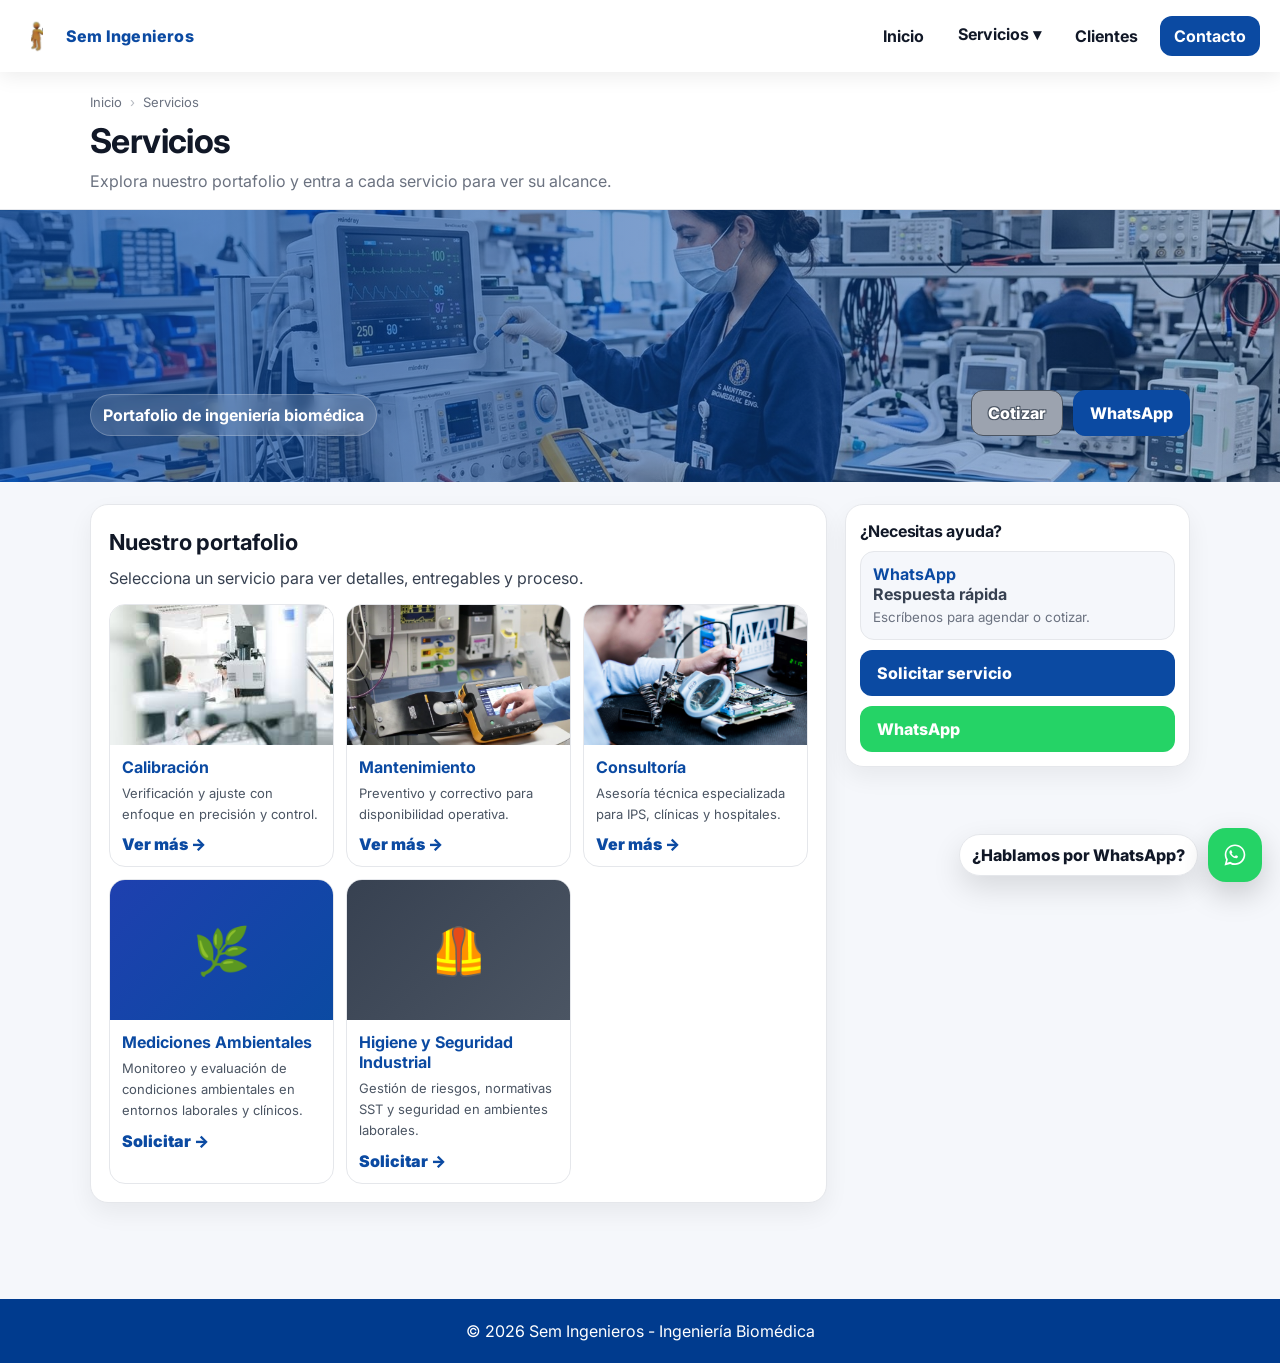
<file: servicios.html>
<!DOCTYPE html>
<html lang="es">
<head>
  <meta charset="UTF-8" />
  <meta name="viewport" content="width=device-width, initial-scale=1.0"/>
  <title>Servicios | Sem Ingenieros</title>
  <link rel="stylesheet" href="estilos.css">
  <link href="https://fonts.googleapis.com/css2?family=Inter:wght@300;400;600;700;800&display=swap" rel="stylesheet">
</head>

<body>
  <nav class="nav">
    <a class="brand" href="index.html"><img src="Imagenes/logo-mascota.png" alt="Mascota SEM Ingenieros" class="brand-badge">Sem Ingenieros</a>
    <button class="hamburger" aria-label="Abrir menú" onclick="toggleMenu()"><span></span><span></span><span></span></button>

    <ul class="menu" id="menu">
      <li><a href="index.html">Inicio</a></li>
      <li class="dropdown">
        <a href="servicios.html" id="serviciosLink">Servicios ▾</a>
        <ul class="submenu" id="submenuServicios">
          <li><a href="calibracion.html">Calibración</a></li>
          <li><a href="mantenimiento.html">Mantenimiento</a></li>
          <li><a href="consultoria.html">Consultoría</a></li>
          <li><a href="mediciones.html">Mediciones Ambientales</a></li>
          <li><a href="higiene.html">Higiene y Seg. Industrial</a></li>
        </ul>
      </li>
      <li><a href="clientes.html">Clientes</a></li>
      <li><a href="contacto.html" class="cta">Contacto</a></li>
    </ul>
  </nav>

  <div class="spacer"></div>

  <section class="page-header">
    <div class="wrap">
      <div class="breadcrumbs">
        <a href="index.html">Inicio</a> <span class="crumb-sep">›</span> <span>Servicios</span>
      </div>
      <div class="page-title">
        <div>
          <h1>Servicios</h1>
          <p>Explora nuestro portafolio y entra a cada servicio para ver su alcance.</p>
        </div>
      </div>
    </div>
  </section>

  <header class="hero">
    <div class="wrap">
      <div class="hero-badge">Portafolio de ingeniería biomédica</div>
      <div class="hero-cta">
        <a class="btn btn-primary" href="contacto.html">Cotizar</a>
        <a class="btn btn-ghost" href="https://wa.me/573226330792" target="_blank" rel="noopener">WhatsApp</a>
      </div>
    </div>
  </header>

  <main>
    <div class="wrap layout">
      <section class="card content-card">
        <h2>Nuestro portafolio</h2>
        <p>Selecciona un servicio para ver detalles, entregables y proceso.</p>

        <div class="services" style="grid-template-columns:repeat(auto-fill,minmax(180px,1fr));">
          <article class="svc">
            <img src="Imagenes/servicio1.jpg" alt="Calibración">
            <div class="pad">
              <h3>Calibración</h3>
              <p>Verificación y ajuste con enfoque en precisión y control.</p>
              <a href="calibracion.html">Ver más →</a>
            </div>
          </article>

          <article class="svc">
            <img src="Imagenes/servicio2.jpg" alt="Mantenimiento">
            <div class="pad">
              <h3>Mantenimiento</h3>
              <p>Preventivo y correctivo para disponibilidad operativa.</p>
              <a href="mantenimiento.html">Ver más →</a>
            </div>
          </article>

          <article class="svc">
            <img src="Imagenes/servicio3.jpg" alt="Consultoría">
            <div class="pad">
              <h3>Consultoría</h3>
              <p>Asesoría técnica especializada para IPS, clínicas y hospitales.</p>
              <a href="consultoria.html">Ver más →</a>
            </div>
          </article>

          <article class="svc">
            <div style="height:140px;background:linear-gradient(135deg,#1e40af,#0B4AA2);display:flex;align-items:center;justify-content:center;">
              <span style="font-size:46px;">🌿</span>
            </div>
            <div class="pad">
              <h3>Mediciones Ambientales</h3>
              <p>Monitoreo y evaluación de condiciones ambientales en entornos laborales y clínicos.</p>
              <a href="contacto.html">Solicitar →</a>
            </div>
          </article>

          <article class="svc">
            <div style="height:140px;background:linear-gradient(135deg,#374151,#4b5563);display:flex;align-items:center;justify-content:center;">
              <span style="font-size:46px;">🦺</span>
            </div>
            <div class="pad">
              <h3>Higiene y Seguridad Industrial</h3>
              <p>Gestión de riesgos, normativas SST y seguridad en ambientes laborales.</p>
              <a href="contacto.html">Solicitar →</a>
            </div>
          </article>
        </div>
      </section>

      <aside class="card sidebar">
        <h3 class="side-title">¿Necesitas ayuda?</h3>
        <div class="side-item">
          <b>WhatsApp</b>
          <span>Respuesta rápida</span>
          <small>Escríbenos para agendar o cotizar.</small>
        </div>
        <div class="side-actions">
          <a class="btn btn-blue" href="contacto.html">Solicitar servicio</a>
          <a class="btn" style="background:#25D366;color:#fff;" href="https://wa.me/573226330792" target="_blank" rel="noopener">WhatsApp</a>
        </div>
      </aside>
    </div>
  </main>

  <footer>© 2026 Sem Ingenieros - Ingeniería Biomédica</footer>

  <a class="wa-float" href="https://wa.me/573226330792" target="_blank" rel="noopener">
    <span class="wa-pill">¿Hablamos por WhatsApp?</span>
    <span class="wa-btn">
      <svg viewBox="0 0 32 32" aria-hidden="true"><path d="M19.11 17.2c-.26-.13-1.56-.77-1.8-.86-.24-.09-.41-.13-.58.13-.17.26-.66.86-.81 1.03-.15.17-.3.2-.56.07-.26-.13-1.08-.4-2.06-1.27-.76-.68-1.27-1.52-1.42-1.78-.15-.26-.02-.4.11-.53.12-.12.26-.3.39-.45.13-.15.17-.26.26-.43.09-.17.04-.32-.02-.45-.06-.13-.58-1.4-.8-1.92-.21-.5-.43-.43-.58-.44-.15-.01-.32-.01-.49-.01-.17 0-.45.06-.69.32-.24.26-.9.88-.9 2.15 0 1.27.92 2.5 1.05 2.67.13.17 1.8 2.75 4.37 3.85.61.26 1.08.42 1.45.54.61.19 1.17.16 1.61.1.49-.07 1.56-.64 1.78-1.26.22-.62.22-1.15.15-1.26-.06-.11-.24-.17-.5-.3zM16.02 3.2c-6.97 0-12.64 5.66-12.64 12.63 0 2.23.59 4.33 1.62 6.15L3.1 28.8l7.03-1.85c1.74.95 3.74 1.5 5.9 1.5 6.97 0 12.64-5.66 12.64-12.62S22.99 3.2 16.02 3.2zm0 22.97c-1.97 0-3.8-.55-5.37-1.5l-.39-.23-4.17 1.1 1.11-4.06-.25-.42a10.52 10.52 0 0 1-1.57-5.63c0-5.82 4.74-10.56 10.64-10.56S26.66 9.6 26.66 15.43c0 5.82-4.74 10.74-10.64 10.74z"/></svg>
    </span>
  </a>

  <script src="app.js"></script>
</body>
</html>
</file>
<file: estilos.css>
:root{
  --azul:#0B4AA2;
  --azul2:#003B8E;
  --naranja:#f76c0c;
  --fondo:#f5f7fb;
  --texto:#111827;
  --muted:#6b7280;
  --gris:#e9eef6;
  --card:#ffffff;
  --borde:#e5e7eb;
  --sombra: 0 10px 25px rgba(0,0,0,.08);
  --alto-nav: 72px;
  --radius:18px;
}

*{ box-sizing:border-box; }
html{ scroll-behavior:smooth; }
body{
  margin:0;
  font-family: Inter, Arial, sans-serif;
  background:var(--fondo);
  color:var(--texto);
}

a{ color:inherit; }
img{ max-width:100%; }

/* ===== NAV FIJA + SUBMENÚ ===== */
.nav{
  position:fixed;
  top:0; left:0; right:0;
  height:var(--alto-nav);
  background:#fff;
  display:flex;
  align-items:center;
  justify-content:space-between;
  padding:0 20px;
  box-shadow:0 4px 20px rgba(0,0,0,.08);
  z-index:1000;
}

.brand{
  display:flex;
  align-items:center;
  gap:12px;
  font-weight:800;
  color:var(--azul);
  letter-spacing:.2px;
  white-space:nowrap;
  text-decoration:none;
}

.brand-badge{
  width:34px; height:34px;
  border-radius:10px;
  display:inline-block;
  object-fit:contain;
}

.menu{
  list-style:none;
  display:flex;
  gap:10px;
  margin:0;
  padding:0;
  align-items:center;
}
.menu > li{ position:relative; }

.menu a{
  text-decoration:none;
  color:#111827;
  font-weight:700;
  padding:10px 12px;
  border-radius:12px;
  display:block;
  transition:.2s;
}
.menu a:hover{ background:var(--gris); }

.cta{
  background:var(--azul);
  color:#fff !important;
  padding:10px 14px !important;
}
.cta:hover{ filter:brightness(.95); }

.submenu{
  display:none;
  position:absolute;
  top:100%;
  left:0;
  min-width:240px;
  background:#fff;
  border-radius:14px;
  box-shadow:0 18px 40px rgba(0,0,0,.14);
  padding:8px;
  z-index:2000;
  border:1px solid rgba(0,0,0,.04);
  /* Puente invisible para que el mouse no pierda el hover al pasar del botón al menú */
  margin-top:0;
  padding-top:12px;
}
.submenu li{ list-style:none; }
.submenu a{
  padding:10px 12px;
  border-radius:12px;
  font-weight:650;
}
.submenu a:hover{ background:var(--gris); }

/* Área de hover extendida para no perder el foco al mover el mouse */
.dropdown{ padding-bottom:4px; }
.dropdown:hover .submenu{ display:block; }
.dropdown .submenu::before{
  content:'';
  position:absolute;
  top:-8px;
  left:0;
  right:0;
  height:10px;
  background:transparent;
}

.hamburger{
  display:none;
  width:44px; height:44px;
  border:0;
  background:transparent;
  border-radius:12px;
  cursor:pointer;
}
.hamburger:hover{ background:var(--gris); }
.hamburger span{
  display:block;
  width:22px; height:2px;
  background:#111827;
  margin:5px auto;
  border-radius:2px;
}

.spacer{ height:var(--alto-nav); }

.wrap{ max-width:1100px; margin:0 auto; }

/* ===== CABECERA TIPO “PROGRAMA” ===== */
.page-header{
  padding:22px 20px 14px;
  background:#fff;
  border-bottom:1px solid var(--borde);
}
.breadcrumbs{
  font-size:13px;
  color:var(--muted);
  display:flex;
  flex-wrap:wrap;
  gap:8px;
  align-items:center;
  margin-bottom:10px;
}
.breadcrumbs a{
  color:var(--muted);
  text-decoration:none;
}
.breadcrumbs a:hover{ text-decoration:underline; }
.crumb-sep{ opacity:.5; }

.page-title{
  display:flex;
  gap:14px;
  align-items:flex-start;
  justify-content:space-between;
  flex-wrap:wrap;
}
.page-title h1{
  margin:0;
  font-size:34px;
  letter-spacing:-.6px;
}
.page-title p{
  margin:8px 0 0;
  color:var(--muted);
  max-width:72ch;
  line-height:1.6;
}

/* ===== HERO ===== */
.hero{
  background:
    linear-gradient(90deg, rgba(11,74,162,.72), rgba(11,74,162,.35)),
    url("Imagenes/banner1.jpg") center/cover no-repeat;
  color:#fff;
  padding:46px 20px;
}
.hero .wrap{
  min-height:180px;
  display:flex;
  align-items:flex-end;
  justify-content:space-between;
  gap:18px;
  flex-wrap:wrap;
}
.hero-badge{
  background:rgba(255,255,255,.16);
  border:1px solid rgba(255,255,255,.22);
  padding:10px 12px;
  border-radius:999px;
  font-weight:700;
  backdrop-filter: blur(6px);
}
.hero-cta{
  display:flex;
  gap:10px;
  flex-wrap:wrap;
}

.btn{
  display:inline-block;
  padding:12px 16px;
  border-radius:12px;
  font-weight:800;
  text-decoration:none;
  transition:.2s;
  border:1px solid transparent;
  cursor:pointer;
}
.btn-primary{
  background:#9ca3af;
  color:#fff;
  border-color:#4b5563;
  text-shadow:
    -1px -1px 0 #4b5563,
     1px -1px 0 #4b5563,
    -1px  1px 0 #4b5563,
     1px  1px 0 #4b5563;
}
.btn-primary:hover{ filter:brightness(.96); transform:translateY(-1px); }
.btn-ghost{
  background:var(--azul);
  color:#fff;
  border-color:var(--azul);
}
.btn-ghost:hover{ background:var(--azul2); }
.btn-blue{ background:var(--azul); color:#fff; }
.btn-blue:hover{ filter:brightness(.96); transform:translateY(-1px); }

/* ===== TABS INTERNAS (solo en páginas que las usen) ===== */
.tabs{
  position:sticky;
  top:var(--alto-nav);
  z-index:900;
  background:#fff;
  border-bottom:1px solid var(--borde);
}
.tabs .wrap{
  display:flex;
  gap:14px;
  overflow:auto;
  padding:10px 20px;
  scrollbar-width: none;
}
.tabs .wrap::-webkit-scrollbar{ display:none; }
.tab{
  white-space:nowrap;
  text-decoration:none;
  padding:10px 12px;
  border-radius:999px;
  font-weight:800;
  color:#111827;
  border:1px solid var(--borde);
  background:#fff;
  transition:.2s;
}
.tab:hover{ background:var(--gris); }
.tab.active{
  border-color: rgba(11,74,162,.25);
  background: rgba(11,74,162,.08);
  color: var(--azul);
}

/* ===== LAYOUT 2 columnas ===== */
main{
  padding:22px 20px 70px;
}
.layout{
  display:grid;
  grid-template-columns: 1.6fr .75fr;
  gap:18px;
  align-items:start;
}
.card{
  background:#fff;
  border:1px solid var(--borde);
  border-radius: var(--radius);
  box-shadow: 0 10px 25px rgba(0,0,0,.06);
}
.content-card{ padding:18px; }
.content-card h2{
  margin:6px 0 10px;
  font-size:22px;
  letter-spacing:-.2px;
}
.content-card p{
  margin:0 0 10px;
  color:#374151;
  line-height:1.7;
}
.section-block{ margin-top:14px; padding-top:8px; }

/* mini-grid (ficha rápida) */
.mini-grid{
  display:grid;
  grid-template-columns: repeat(3, 1fr);
  gap:12px;
  margin-top:12px;
}
.mini{
  padding:14px;
  border-radius:16px;
  border:1px solid var(--borde);
  background:#fff;
}
.mini b{ color:var(--azul); }
.mini div{ color:var(--muted); margin-top:6px; font-size:13px; line-height:1.5; }

/* servicios cards */
.services{
  display:grid;
  grid-template-columns: repeat(3, 1fr);
  gap:12px;
  margin-top:12px;
}
.svc{
  overflow:hidden;
  border-radius:16px;
  border:1px solid var(--borde);
  background:#fff;
  transition:.2s;
}
.svc:hover{ transform:translateY(-2px); box-shadow:0 14px 30px rgba(0,0,0,.10); }
.svc img{ width:100%; height:140px; object-fit:cover; display:block; }
.svc .pad{ padding:12px; }
.svc h3{ margin:0 0 6px; color:var(--azul); font-size:16px; }
.svc p{ margin:0; color:#4b5563; line-height:1.6; font-size:13px; }
.svc a{
  display:inline-block;
  margin-top:10px;
  font-weight:900;
  color:var(--azul);
  text-decoration:none;
}
.svc a:hover{ text-decoration:underline; }

/* testimonios */
.testimonios{
  display:grid;
  grid-template-columns: repeat(3, 1fr);
  gap:12px;
  margin-top:12px;
}
.testimonio{
  background: var(--fondo);
  border:1px solid var(--borde);
  border-radius:16px;
  padding:14px;
  text-align:center;
}
.testimonio img{
  width:72px; height:72px;
  border-radius:50%;
  object-fit:cover;
  border:3px solid #fff;
  box-shadow:0 10px 20px rgba(0,0,0,.10);
  margin-bottom:10px;
}
.testimonio p{
  margin:0 0 8px;
  color:#374151;
  font-style:italic;
  line-height:1.55;
}
.testimonio strong{ font-size:13px; }

/* Sidebar */
.sidebar{
  position:sticky;
  top: calc(var(--alto-nav) + 62px);
  padding:14px;
}
.side-title{
  margin:2px 0 10px;
  font-size:16px;
  letter-spacing:-.2px;
}
.side-item{
  padding:12px;
  background: var(--fondo);
  border:1px solid var(--borde);
  border-radius:14px;
  margin-bottom:10px;
}
.side-item b{ color:var(--azul); display:block; }
.side-item span{ color:#374151; font-weight:700; }
.side-item small{ display:block; color:var(--muted); margin-top:4px; line-height:1.45; }
.side-actions{
  display:flex;
  flex-direction:column;
  gap:10px;
  margin-top:8px;
}

/* Contact form */
.form{
  margin-top:12px;
  display:grid;
  gap:10px;
}
.input, .textarea{
  width:100%;
  padding:12px 12px;
  border-radius:14px;
  border:1px solid var(--borde);
  background:#fff;
  font: inherit;
}
.textarea{ min-height:120px; resize:vertical; }
.form-row{
  display:grid;
  grid-template-columns: 1fr 1fr;
  gap:10px;
}


/* ── Tarjetas de logos de clientes ── */
.logo-card {
  background: #fff;
  border: 1px solid var(--borde);
  border-radius: 14px;
  padding: 18px 12px;
  text-align: center;
  transition: box-shadow .2s, transform .2s;
}
.logo-card:hover { transform: translateY(-2px); }
.logo-badge {
  width: 56px; height: 56px;
  border-radius: 14px;
  display: flex; align-items: center; justify-content: center;
  margin: 0 auto 10px;
  font-size: 17px; color: #fff; font-weight: 900;
  letter-spacing: -.5px;
}
.logo-name {
  font-size: 12px; font-weight: 700;
  color: var(--texto); line-height: 1.4;
}

/* Footer */
footer{
  background: var(--azul2);
  color:#fff;
  text-align:center;
  padding:22px 12px;
  margin-top:26px;
}

/* WhatsApp floating button */
.wa-float{
  position:fixed;
  right:18px;
  bottom:18px;
  z-index:1200;
  display:flex;
  align-items:center;
  gap:10px;
  text-decoration:none;
}
.wa-pill{
  background:#fff;
  border:1px solid var(--borde);
  box-shadow:0 12px 30px rgba(0,0,0,.12);
  border-radius:999px;
  padding:10px 12px;
  color:#111827;
  font-weight:800;
  display:none;
}
.wa-btn{
  width:54px; height:54px;
  border-radius:18px;
  background:#25D366;
  display:grid;
  place-items:center;
  box-shadow:0 12px 30px rgba(0,0,0,.18);
}
.wa-btn svg{ width:26px; height:26px; fill:#fff; }

@media (min-width: 900px){
  .wa-pill{ display:block; }
}

/* Responsive */
@media (max-width: 980px){
  .layout{ grid-template-columns: 1fr; }
  .sidebar{ position:relative; top:auto; }
  .mini-grid, .services, .testimonios{ grid-template-columns:1fr; }
  .form-row{ grid-template-columns:1fr; }
}

@media (max-width: 900px){
  .menu{ display:none; }
  .hamburger{ display:block; }

  .menu.open{
    display:flex;
    position:absolute;
    top:72px;
    right:16px;
    background:#fff;
    flex-direction:column;
    padding:12px;
    border-radius:16px;
    box-shadow:0 20px 40px rgba(0,0,0,.12);
    width:240px;
    gap:6px;
  }

  .menu.open .submenu{
    position:relative;
    top:0; left:0;
    display:none;
    box-shadow:none;
    padding:6px;
    border:1px solid var(--borde);
    margin-top:4px;
  }
  .dropdown:hover .submenu{ display:none; }
  .submenu.show{ display:block; }
}

/* ===== MARCAS / CLIENTES ===== */
.brands-grid{
  display:grid;
  grid-template-columns:repeat(auto-fill, minmax(210px, 1fr));
  gap:16px;
  margin:18px 0 8px;
}
.brand-card{
  display:flex;
  flex-direction:column;
  align-items:center;
  text-align:center;
  gap:12px;
  padding:22px 16px;
  border-radius:16px;
  border:1.5px solid var(--borde);
  background:#fff;
  text-decoration:none;
  transition:.2s;
}
.brand-card:hover{
  border-color:var(--azul);
  box-shadow:0 10px 24px rgba(11,74,162,.12);
  transform:translateY(-3px);
}
.brand-logo-ph{
  width:72px; height:72px;
  border-radius:16px;
  background:linear-gradient(135deg, var(--azul), var(--azul2));
  color:#fff;
  display:flex;
  align-items:center;
  justify-content:center;
  font-weight:800;
  font-size:20px;
  letter-spacing:.5px;
}
.brand-logo-img{
  width:72px; height:72px;
  object-fit:contain;
  border-radius:12px;
}
.brand-name{
  font-weight:800;
  font-size:15px;
  color:var(--texto);
  line-height:1.3;
}
.brand-visit{
  font-size:12px;
  font-weight:700;
  color:var(--azul);
}

/* Página Clientes: apilar sidebar debajo en vez de al lado (mucho contenido en la columna principal) */
.layout-stack{
  grid-template-columns: 1fr;
}
.layout-stack .sidebar{
  position: relative;
  top: auto;
  max-width: 420px;
}
</file>
